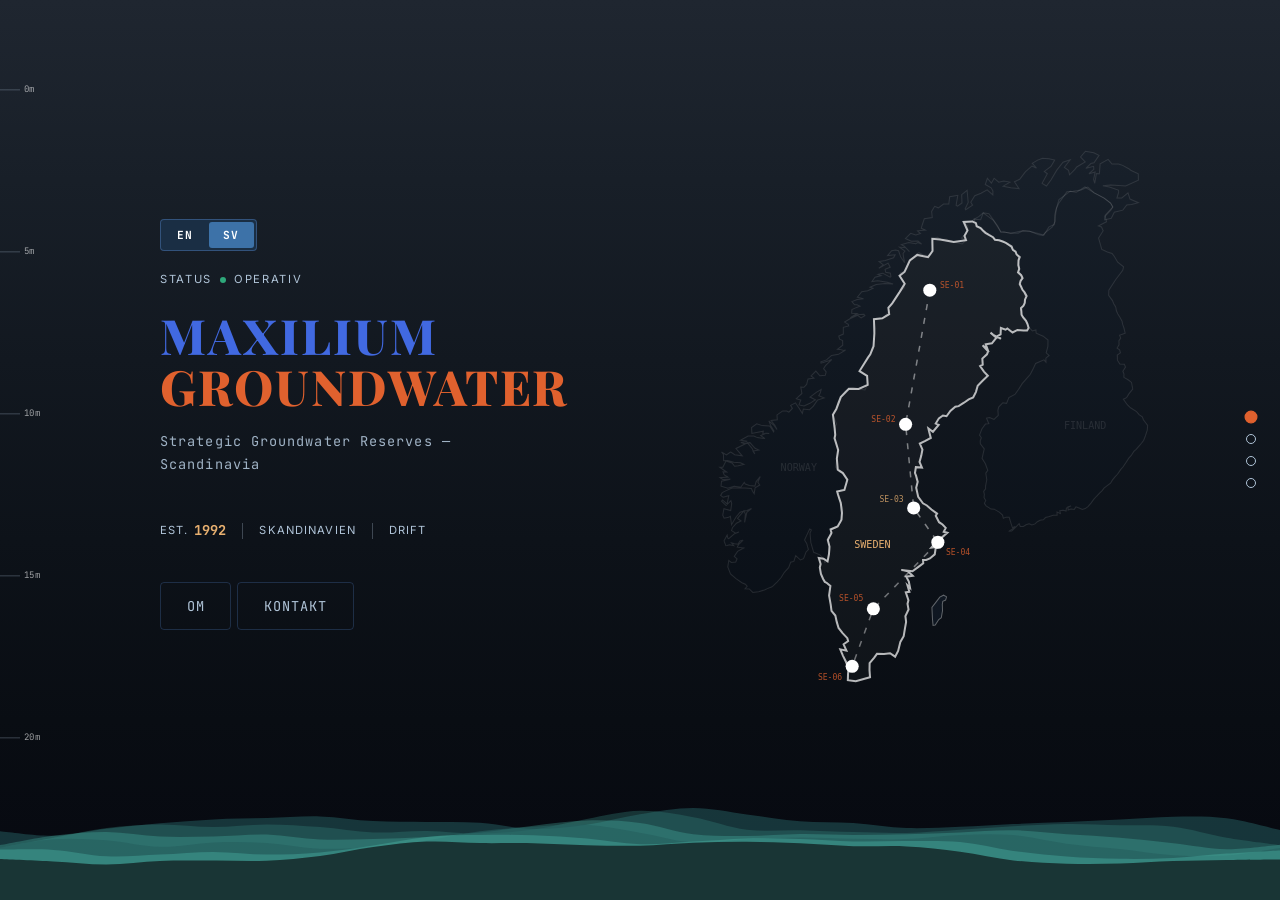
<file: index.html>
<!DOCTYPE html>
<html lang="sv">
<head>
  <meta charset="UTF-8">
  <meta name="viewport" content="width=device-width, initial-scale=1.0">
  <meta name="format-detection" content="telephone=no">
  <meta name="theme-color" content="#122224">
  <meta name="description" content="Maxilium Groundwater — Strategic groundwater reserve development for defence, government and critical infrastructure across Scandinavia.">
  <meta property="og:title" content="Maxilium Groundwater">
  <meta property="og:description" content="Strategic Groundwater Reserves — Scandinavia">
  <meta property="og:type" content="website">
  <meta property="og:url" content="https://j123-collab.github.io/grundvatten-geological/">
  <link rel="canonical" href="https://j123-collab.github.io/grundvatten-geological/">
  <title>Maxilium Groundwater — Strategic Groundwater Reserves</title>
  <link rel="preconnect" href="https://fonts.googleapis.com">
  <link rel="preconnect" href="https://fonts.gstatic.com" crossorigin>
  <link href="https://fonts.googleapis.com/css2?family=Bebas+Neue&amp;family=Barlow+Condensed:wght@400;500;600;700&amp;family=Inter:wght@300;400;500;600&amp;family=JetBrains+Mono:wght@400;500;700&amp;family=Playfair+Display:wght@400;600;700;800&amp;display=swap" rel="stylesheet">
  <style>
    /* ─── ROOT SWITCHER ─── */
    #desktop-root { display: none; }
    @media (min-width: 768px) {
      #mobile-root  { display: none !important; }
      #desktop-root { display: block; }
    }

    /* ══════════════════════════════════════════════
       MOBILE CSS
       ══════════════════════════════════════════════ */
    *, *::before, *::after { box-sizing: border-box; margin: 0; padding: 0; }

    :root {
      /* colours */
      --black:        #0d0d0d;
      --white:        #ffffff;
      --accent:       #1a6b5a;
      --accent-light: #2a9d7f;
      --mid-grey:     #6b7280;
      --rust:         #e0612e;
      --clay:         #e8b070;
      --green-glow:   #4ade80;
      --royal-blue:   #4169e1;
      /* ocean gradient stops */
      --ocean-start:  #4a88bb;
      --ocean-end:    #1f2630;
      /* typography scale */
      --text-xs:   11px;
      --text-sm:   12px;
      --text-base: 15px;
      --text-md:   16px;
      --text-lg:   18px;
      --text-xl:   22px;
      /* spacing scale */
      --space-xs:  8px;
      --space-sm:  16px;
      --space-md:  24px;
      --space-lg:  32px;
      --space-xl:  48px;
      --space-2xl: 64px;
      --space-3xl: 96px;
      /* layout */
      --section-pad: var(--space-3xl) var(--space-md);
      --max-w: 720px;
    }

    html { scroll-behavior: smooth; }

    body {
      font-family: 'Barlow Condensed', -apple-system, BlinkMacSystemFont, sans-serif;
      background: #122224;
      color: var(--black);
      -webkit-font-smoothing: antialiased;
    }

    /* ── NAV ── */
    #mobile-root nav {
      position: fixed;
      top: 0; left: 0; right: 0;
      z-index: 100;
      background: #1f2630;
      border-bottom: 1px solid rgba(255,255,255,0.1);
      padding: 0 var(--space-md);
      height: 56px;
      display: flex;
      align-items: center;
      justify-content: space-between;
    }

    .nav-logo {
      font-family: 'Bebas Neue', sans-serif;
      font-size: 22px;
      font-weight: 400;
      letter-spacing: 2px;
      color: var(--royal-blue);
      text-decoration: none;
    }

    .nav-logo span { color: var(--rust); }

    .nav-links {
      display: flex;
      gap: 28px;
      list-style: none;
    }

    .nav-links a {
      font-size: var(--text-base);
      font-weight: 500;
      color: rgba(255,255,255,0.6);
      text-decoration: none;
      letter-spacing: 0.1px;
      white-space: nowrap;
    }

    .nav-links a:hover { color: var(--white); }

    /* ── MAP ANIMATION ── */
    .hero-map {
      width: min(370px, 96vw);
      margin: -6px auto 8px;
      flex-shrink: 0;
    }

    .hero-map svg { width: 100%; height: auto; display: block; }

    .pulse-ring { animation: radar-ping 1.8s ease-out infinite; stroke: white; }
    .site-dot   { fill: white; }
    @keyframes radar-ping {
      0%   { r: 4;  opacity: 0.8; }
      100% { r: 26; opacity: 0;   }
    }

    .site-dot { fill: white; animation: dot-glow 1s ease-in-out infinite alternate; }
    @keyframes dot-glow {
      0%   { opacity: 0.4; }
      100% { opacity: 1;   }
    }

    .flow-line   { stroke-dashoffset: 0; animation: flow 1.2s linear infinite; }
    .flow-line-2 { animation-delay: 0.3s; }
    @keyframes flow {
      0%   { stroke-dashoffset: 0;   }
      100% { stroke-dashoffset: -28; }
    }

    .country-outline,
    .country-label,
    .country-markers { transition: all 0.8s ease-out; }
    .country-markers { opacity: 0; }

    .map-svg.highlight-se .country-se-outline { opacity: 1; stroke: rgba(255,255,255,0.7); stroke-width: 2; fill: rgba(80,80,80,0.1); }
    .map-svg.highlight-se .country-se-label   { opacity: 1; fill: var(--clay); }
    .map-svg.highlight-se .country-se         { opacity: 1; }
    .map-svg.highlight-se .country-no-outline { opacity: 0.3; }
    .map-svg.highlight-se .country-no-label   { opacity: 0.2; }
    .map-svg.highlight-se .country-fi-outline { opacity: 0.3; }
    .map-svg.highlight-se .country-fi-label   { opacity: 0.2; }

    .map-svg.highlight-no .country-no-outline { opacity: 1; stroke: rgba(255,255,255,0.7); stroke-width: 2; fill: rgba(80,80,80,0.1); }
    .map-svg.highlight-no .country-no-label   { opacity: 1; fill: var(--clay); }
    .map-svg.highlight-no .country-no         { opacity: 1; }
    .map-svg.highlight-no .country-se-outline { opacity: 0.3; }
    .map-svg.highlight-no .country-se-label   { opacity: 0.2; }
    .map-svg.highlight-no .country-fi-outline { opacity: 0.3; }
    .map-svg.highlight-no .country-fi-label   { opacity: 0.2; }

    .map-svg.highlight-fi .country-fi-outline { opacity: 1; stroke: rgba(255,255,255,0.7); stroke-width: 2; fill: rgba(80,80,80,0.1); }
    .map-svg.highlight-fi .country-fi-label   { opacity: 1; fill: var(--clay); }
    .map-svg.highlight-fi .country-fi         { opacity: 1; }
    .map-svg.highlight-fi .country-se-outline { opacity: 0.3; }
    .map-svg.highlight-fi .country-se-label   { opacity: 0.2; }
    .map-svg.highlight-fi .country-no-outline { opacity: 0.3; }
    .map-svg.highlight-fi .country-no-label   { opacity: 0.2; }

    /* ── HERO ── */
    #home {
      min-height: 100svh;
      display: flex;
      flex-direction: column;
      justify-content: center;
      padding: 76px var(--space-md) 80px;
      background: #1f2630;
      color: var(--white);
      position: relative;
      z-index: 1;
    }

    .hero-tag {
      display: flex;
      align-items: center;
      gap: var(--space-xs);
      font-size: var(--text-xs);
      font-weight: 600;
      letter-spacing: 1.8px;
      text-transform: uppercase;
      color: rgba(255,255,255,0.85);
      margin-bottom: 0;
    }

    .status-dot {
      width: 7px;
      height: 7px;
      border-radius: 50%;
      background: var(--green-glow);
      box-shadow: 0 0 6px var(--green-glow);
      flex-shrink: 0;
    }

    .hero-info {
      display: flex;
      flex-direction: column;
      gap: 10px;
      margin-bottom: var(--space-md);
    }

    .mobile-hero-title {
      font-family: 'Bebas Neue', sans-serif;
      font-size: 3rem;
      font-weight: 400;
      line-height: 0.95;
      color: var(--white);
      letter-spacing: 2px;
      margin-bottom: 2px;
    }

    .mobile-hero-title span { color: var(--rust); }

    .hero-sub {
      font-size: var(--text-md);
      font-weight: 700;
      line-height: 1.4;
      color: rgba(255,255,255,0.92);
      letter-spacing: 0.5px;
      margin-bottom: 0;
    }

    .hero-sub-block {
      font-size: var(--text-sm);
      line-height: 1.5;
      color: rgba(255,255,255,0.75);
      letter-spacing: 0.4px;
      background: rgba(255,255,255,0.06);
      border-left: 3px solid var(--accent-light);
      padding: 8px 12px;
      border-radius: 0 6px 6px 0;
    }

    /* ── LANG TOGGLE (fixed side) ── */
    #mobile-root .lang-toggle {
      position: fixed;
      right: 0;
      top: 68%;
      transform: translateY(-50%);
      z-index: 300;
      display: flex;
      flex-direction: column;
      border: 1px solid rgba(255,255,255,0.15);
      border-right: none;
      border-radius: 10px 0 0 10px;
      overflow: hidden;
      background: rgba(15,18,30,0.82);
      backdrop-filter: blur(14px);
      -webkit-backdrop-filter: blur(14px);
      box-shadow: -4px 0 20px rgba(0,0,0,0.25);
    }

    #mobile-root .lang-btn {
      background: transparent;
      color: rgba(255,255,255,0.5);
      border: none;
      font-family: inherit;
      font-size: var(--text-sm);
      font-weight: 700;
      letter-spacing: 1.2px;
      padding: 12px 14px;
      cursor: pointer;
      transition: all 0.2s;
    }

    #mobile-root .lang-btn + .lang-btn {
      border-top: 1px solid rgba(255,255,255,0.15);
    }

    #mobile-root .lang-btn.active {
      background: var(--royal-blue);
      color: var(--white);
    }

    #mobile-root .lang-btn:not(.active):hover {
      background: rgba(255,255,255,0.08);
      color: var(--white);
    }

    /* ── OCEAN DEPTH GRADIENT ── */
    .ocean-depth {
      position: relative;
      background: #122224;
      margin-top: -90px;
    }

    /* ── BUBBLES ── */
    #mobile-root .bubbles {
      position: absolute;
      top: 0; left: 0; right: 0; bottom: 0;
      pointer-events: none;
      overflow: hidden;
    }

    #mobile-root .bubbles span {
      position: absolute;
      bottom: 0;
      border-radius: 50%;
      background: rgba(255,255,255,0.06);
      border: 1px solid rgba(255,255,255,0.18);
      animation: floatBubble linear infinite;
    }

    #mobile-root .bubbles span:nth-child(1)  { left: 8%;  width: 10px; height: 10px; animation-duration: 18s; animation-delay: 0s;   }
    #mobile-root .bubbles span:nth-child(2)  { left: 18%; width: 6px;  height: 6px;  animation-duration: 24s; animation-delay: -6s;  }
    #mobile-root .bubbles span:nth-child(3)  { left: 30%; width: 14px; height: 14px; animation-duration: 20s; animation-delay: -14s; }
    #mobile-root .bubbles span:nth-child(4)  { left: 42%; width: 8px;  height: 8px;  animation-duration: 28s; animation-delay: -4s;  }
    #mobile-root .bubbles span:nth-child(5)  { left: 55%; width: 16px; height: 16px; animation-duration: 22s; animation-delay: -10s; }
    #mobile-root .bubbles span:nth-child(6)  { left: 65%; width: 7px;  height: 7px;  animation-duration: 26s; animation-delay: -20s; }
    #mobile-root .bubbles span:nth-child(7)  { left: 74%; width: 12px; height: 12px; animation-duration: 19s; animation-delay: -8s;  }
    #mobile-root .bubbles span:nth-child(8)  { left: 85%; width: 9px;  height: 9px;  animation-duration: 30s; animation-delay: -16s; }
    #mobile-root .bubbles span:nth-child(9)  { left: 22%; width: 18px; height: 18px; animation-duration: 34s; animation-delay: -24s; }
    #mobile-root .bubbles span:nth-child(10) { left: 48%; width: 6px;  height: 6px;  animation-duration: 16s; animation-delay: -2s;  }
    #mobile-root .bubbles span:nth-child(11) { left: 60%; width: 11px; height: 11px; animation-duration: 25s; animation-delay: -18s; }
    #mobile-root .bubbles span:nth-child(12) { left: 90%; width: 8px;  height: 8px;  animation-duration: 21s; animation-delay: -12s; }

    @keyframes floatBubble {
      0%   { transform: translateY(0)        scale(1);    opacity: 0;   }
      8%   { opacity: 0.75; }
      85%  { opacity: 0.35; }
      100% { transform: translateY(-250vh)   scale(1.15); opacity: 0;   }
    }

    /* ── ABOUT ── */
    #about {
      padding: var(--section-pad);
      padding-top: 116px;
      padding-bottom: var(--space-md);
      background: transparent;
    }

    #about .section-label { color: rgba(255,255,255,0.6); }
    #about .section-title { color: var(--white); }
    #about .section-body  { color: rgba(255,255,255,0.8); }

    .section-label {
      font-size: var(--text-xs);
      font-weight: 600;
      letter-spacing: 2px;
      text-transform: uppercase;
      color: var(--accent);
      margin-bottom: var(--space-sm);
    }

    .section-title {
      font-family: 'Bebas Neue', sans-serif;
      font-size: clamp(34px, 7vw, 52px);
      font-weight: 400;
      letter-spacing: 2.5px;
      line-height: 1.05;
      margin-bottom: 20px;
    }

    .section-body {
      font-size: 16px;
      line-height: 1.7;
      color: var(--mid-grey);
      max-width: var(--max-w);
      margin-bottom: var(--space-xl);
    }

    .about-para { margin-bottom: var(--space-md); }
    .about-lead {
      font-style: italic;
      color: rgba(255,255,255,0.92);
      margin-bottom: var(--space-md);
      letter-spacing: 0.01em;
    }
    .red-word { color: #e03030; font-weight: 600; }

    /* ── TRUST STRIP ── */
    .trust-strip {
      display: flex;
      flex-wrap: wrap;
      justify-content: center;
      gap: var(--space-xs);
      margin-bottom: var(--space-sm);
    }

    .trust-item {
      display: flex;
      align-items: center;
      gap: 7px;
      font-size: var(--text-xs);
      font-weight: 600;
      letter-spacing: 0.8px;
      text-transform: uppercase;
      color: rgba(160, 210, 140, 0.9);
      background: #1f2630;
      border: 1px solid rgba(90, 140, 60, 0.55);
      border-radius: 8px;
      padding: 11px 18px;
    }

    .trust-item svg { flex-shrink: 0; opacity: 0.8; }

    /* ── SCROLL REVEAL ── */
    .reveal {
      opacity: 0;
      transform: translateY(12px);
      transition: opacity 0.55s ease, transform 0.55s ease;
    }

    .reveal.visible {
      opacity: 1;
      transform: translateY(0);
    }

    /* ── DEPTH METER ── */
    .depth-meter {
      display: none;
      position: fixed;
      left: 0;
      top: 50%;
      transform: translateY(-50%);
      z-index: 200;
      width: 52px;
      height: 220px;
      flex-direction: row;
      gap: 6px;
      align-items: stretch;
      opacity: 0;
      transition: opacity 0.4s ease;
      pointer-events: none;
    }

    @media (min-width: 760px) {
      .depth-meter { display: flex; }
    }

    .depth-meter-track {
      width: 3px;
      height: 100%;
      background: rgba(255,255,255,0.12);
      border-radius: 2px;
      position: relative;
      overflow: hidden;
      margin-left: 10px;
    }

    .depth-meter-fill {
      position: absolute;
      top: 0; left: 0; right: 0;
      height: 0%;
      background: linear-gradient(to bottom, var(--ocean-start), var(--royal-blue));
      border-radius: 2px;
      transition: height 0.15s ease-out;
    }

    .depth-labels {
      display: flex;
      flex-direction: column;
      justify-content: space-between;
      height: 100%;
    }

    .depth-label {
      font-family: 'Courier New', monospace;
      font-size: 7px;
      color: rgba(255,255,255,0.4);
      letter-spacing: 0.5px;
      white-space: nowrap;
      line-height: 1.3;
      text-transform: uppercase;
    }

    .depth-label-aq { color: rgba(65,105,225,0.75); }

    /* ── CONTACT ── */
    #contact {
      padding: var(--section-pad);
      padding-top: var(--space-lg);
      padding-bottom: var(--space-md);
      background: transparent;
    }

    #contact .section-label { color: rgba(255,255,255,0.6); }
    #contact .section-title { color: var(--white); }
    #contact .section-body  { color: rgba(255,255,255,0.8); margin-bottom: 0; }

    .contact-grid {
      display: flex;
      flex-direction: column;
      gap: var(--space-xl);
    }

    .contact-detail {
      display: flex;
      flex-direction: column;
      gap: var(--space-sm);
      margin-top: var(--space-lg);
    }

    .contact-item {
      display: flex;
      gap: 14px;
      align-items: center;
    }

    .contact-item-icon {
      width: 36px;
      height: 36px;
      background: rgba(255,255,255,0.15);
      border-radius: 8px;
      display: flex;
      align-items: center;
      justify-content: center;
      flex-shrink: 0;
    }

    .contact-item-icon svg { width: 16px; height: 16px; }

    .contact-item-label {
      font-size: var(--text-xs);
      font-weight: 600;
      letter-spacing: 1px;
      text-transform: uppercase;
      color: rgba(255,255,255,0.55);
      margin-bottom: 2px;
    }

    .contact-item-value {
      font-size: var(--text-md);
      font-weight: 500;
      color: var(--white);
      text-decoration: none;
    }

    /* ── FORM ── */
    #mobile-root form {
      display: flex;
      flex-direction: column;
      gap: var(--space-sm);
    }

    .field {
      display: flex;
      flex-direction: column;
      gap: 6px;
    }

    #mobile-root label {
      font-size: var(--text-sm);
      font-weight: 600;
      letter-spacing: 0.5px;
      text-transform: uppercase;
      color: rgba(255,255,255,0.6);
    }

    #mobile-root input, #mobile-root select, #mobile-root textarea {
      font-family: inherit;
      font-size: var(--text-md);
      color: var(--white);
      background: rgba(255,255,255,0.12);
      border: 1.5px solid rgba(255,255,255,0.15);
      border-radius: 8px;
      padding: 12px 14px;
      outline: none;
      width: 100%;
      transition: border-color 0.15s, background 0.15s;
      -webkit-appearance: none;
    }

    #mobile-root input::placeholder, #mobile-root textarea::placeholder { color: rgba(255,255,255,0.35); }

    #mobile-root textarea { resize: vertical; min-height: 110px; }

    #mobile-root input:focus, #mobile-root select:focus, #mobile-root textarea:focus,
    #mobile-root input:focus-visible, #mobile-root select:focus-visible, #mobile-root textarea:focus-visible {
      border-color: rgba(255,255,255,0.6);
      background: rgba(255,255,255,0.18);
      outline: 2px solid rgba(255,255,255,0.4);
      outline-offset: 2px;
    }

    .btn-submit {
      background: var(--white);
      color: var(--black);
      font-family: inherit;
      font-size: var(--text-md);
      font-weight: 600;
      padding: 15px;
      border: none;
      border-radius: 8px;
      cursor: pointer;
      transition: background 0.2s, color 0.2s;
      margin-top: var(--space-sm);
    }

    .btn-submit:hover  { background: rgba(255,255,255,0.85); }
    .btn-submit:active { background: rgba(255,255,255,0.7); transform: scale(0.98); }

    .btn-submit.sent { background: var(--accent); color: var(--white); }

    #mobile-root .form-success {
      display: none;
      margin-top: var(--space-sm);
      padding: 16px;
      background: rgba(74, 222, 128, 0.08);
      border: 1px solid rgba(74, 222, 128, 0.22);
      border-radius: 8px;
    }

    #mobile-root .form-success.visible { display: block; }

    #mobile-root .form-success h3 {
      font-size: var(--text-md);
      color: var(--green-glow);
      margin-bottom: 4px;
    }

    #mobile-root .form-success p {
      font-size: var(--text-base);
      line-height: 1.45;
      color: rgba(255,255,255,0.78);
      margin-bottom: 0;
    }

    /* ── FOOTER ── */
    #mobile-root footer {
      padding: var(--space-lg) var(--space-md);
      border-top: 1px solid rgba(255,255,255,0.12);
      display: flex;
      flex-direction: column;
      align-items: center;
      gap: var(--space-xs);
      text-align: center;
    }

    .footer-logo {
      font-family: 'Bebas Neue', sans-serif;
      font-size: 20px;
      font-weight: 400;
      letter-spacing: 2px;
      color: var(--white);
    }

    .footer-logo span { color: rgba(255,255,255,0.6); }

    #mobile-root footer p {
      font-size: var(--text-sm);
      color: rgba(255,255,255,0.4);
    }

    .footer-legal {
      margin-top: 0;
      width: 100%;
      text-align: center;
      display: flex;
      flex-direction: column;
      gap: 6px;
    }

    .footer-legal p {
      font-size: var(--text-xs);
      color: rgba(255,255,255,0.5);
      letter-spacing: 0.3px;
    }

    /* ── WAVES ── */
    .hero-wave {
      position: absolute;
      bottom: 0px; left: 0; right: 0;
      height: 110px;
      overflow: hidden;
      pointer-events: none;
      -webkit-mask-image: linear-gradient(to bottom, transparent 0%, black 25%);
      mask-image: linear-gradient(to bottom, transparent 0%, black 25%);
    }

    .hero-wave svg {
      position: absolute;
      bottom: -1px;
      width: 200%;
      height: 100%;
    }

    .wave-layer-1 { animation: waveScroll 14s linear infinite;         opacity: 0.45; }
    .wave-layer-2 { animation: waveScroll 10s linear infinite reverse; opacity: 0.35; }
    .wave-layer-3 { animation: waveScroll 8s  linear infinite;         opacity: 0.30; }
    .wave-layer-4 { animation: waveScroll 12s linear infinite reverse; opacity: 0.60; }
    .wave-layer-5 { animation: waveScroll 9s  linear infinite;         opacity: 0.35; }
    .wave-layer-6 { animation: waveScroll 7s  linear infinite reverse; opacity: 1; }

    @keyframes waveScroll {
      from { transform: translateX(0); }
      to   { transform: translateX(-50%); }
    }

    /* ── GALLERY MASONRY ── */
    .gallery-section {
      padding: var(--space-md) var(--space-md);
    }

    .gallery-grid {
      display: grid;
      grid-template-columns: 1fr 1fr;
      gap: var(--space-xs);
    }

    .gallery-item {
      border-radius: 12px;
      overflow: hidden;
      aspect-ratio: 4/3;
      transition: transform 0.2s ease;
    }

    .gallery-item:hover { transform: scale(1.02); }

    .gallery-item img {
      width: 100%;
      height: 100%;
      object-fit: cover;
      display: block;
    }

    @media (min-width: 700px) {
      .gallery-grid { grid-template-columns: 1fr 1fr 1fr; }
    }

    /* ── LIGHTBOX ── */
    .lightbox {
      display: none;
      position: fixed;
      inset: 0;
      z-index: 1000;
      background: rgba(0,0,0,0.92);
      backdrop-filter: blur(8px);
      align-items: center;
      justify-content: center;
    }

    .lightbox.open { display: flex; }

    .lightbox img {
      max-width: 92vw;
      max-height: 88vh;
      object-fit: contain;
      border-radius: 10px;
      user-select: none;
    }

    .lightbox-close {
      position: absolute;
      top: 18px; right: 20px;
      background: rgba(255,255,255,0.12);
      border: 1px solid rgba(255,255,255,0.2);
      color: white;
      width: 40px; height: 40px;
      border-radius: 50%;
      font-size: 20px;
      cursor: pointer;
      display: flex; align-items: center; justify-content: center;
      transition: background 0.2s;
    }

    .lightbox-close:hover { background: rgba(255,255,255,0.25); }

    .lightbox-prev,
    .lightbox-next {
      position: absolute;
      top: 50%; transform: translateY(-50%);
      background: rgba(255,255,255,0.12);
      border: 1px solid rgba(255,255,255,0.2);
      color: white;
      width: 44px; height: 44px;
      border-radius: 50%;
      font-size: 20px;
      cursor: pointer;
      display: flex; align-items: center; justify-content: center;
      transition: background 0.2s;
    }

    .lightbox-prev:hover,
    .lightbox-next:hover { background: rgba(255,255,255,0.25); }

    .lightbox-prev { left: 16px; }
    .lightbox-next { right: 16px; }

    /* ── TABLET+ (mobile only) ── */
    @media (min-width: 600px) {
      #mobile-root .contact-grid {
        flex-direction: row;
        align-items: flex-start;
        gap: var(--space-2xl);
      }

      #mobile-root .contact-intro { flex: 1; }
      #mobile-root form { flex: 1; }
    }

    /* ══════════════════════════════════════════════
       DESKTOP CSS (all rules scoped to #desktop-root)
       ══════════════════════════════════════════════ */

    /* ---------- Reset & Base ---------- */
    #desktop-root *, #desktop-root *::before, #desktop-root *::after { box-sizing: border-box; margin: 0; padding: 0; }

    #desktop-root * { scrollbar-width: none; -ms-overflow-style: none; }
    #desktop-root *::-webkit-scrollbar { display: none; }

    #desktop-root {
      --surface:    #1f2630;
      --mid:        #191f28;
      --abyss:      #131920;
      --rust:       #e0612e;
      --rust-hover: #b24e2c;
      --error:      #e03030;
      --success-green: #2ea87a;
      --clay:       #e8b070;
      --slate:      #3d72a8;
      --light:      #ffffff;
      --muted:      #b0c4d8;
      --font-heading: 'Playfair Display', Georgia, serif;
      --font-body:    'Inter', system-ui, sans-serif;
      --font-mono:    'JetBrains Mono', 'Courier New', monospace;
      font-size: 16px;
      font-family: var(--font-body);
      background: linear-gradient(to bottom, #1f2630 0%, #181f28 20%, #121820 40%, #0d1219 60%, #090d13 80%, #060810 100%);
      color: var(--light);
      line-height: 1.7;
      overscroll-behavior: none;
      position: fixed;
      inset: 0;
      overflow: hidden;
      height: 100vh;
      width: 100%;
    }

    /* ---------- Depth Markers ---------- */
    #desktop-root .depth-markers {
      position: fixed;
      left: 0;
      top: 0;
      width: 54px;
      height: 100vh;
      z-index: 100;
      pointer-events: none;
    }

    #desktop-root .depth-mark {
      position: absolute;
      left: 0;
      transform: translateY(-50%);
      display: flex;
      align-items: center;
      gap: 4px;
    }

    #desktop-root .depth-mark--0 { top: 10%; }
    #desktop-root .depth-mark--1 { top: 28%; }
    #desktop-root .depth-mark--2 { top: 46%; }
    #desktop-root .depth-mark--3 { top: 64%; }
    #desktop-root .depth-mark--4 { top: 82%; }

    #desktop-root .depth-mark::before {
      content: '';
      display: block;
      width: 20px;
      height: 1px;
      background: var(--muted);
      opacity: 0.3;
    }

    #desktop-root .depth-mark span {
      font-family: var(--font-mono);
      font-size: 9px;
      color: var(--light);
      letter-spacing: 0.05em;
      white-space: nowrap;
      opacity: 0.6;
    }

    #desktop-root .depth-mark span.pop {
      animation: d-depth-pop 0.25s ease-out;
    }

    @keyframes d-depth-pop {
      0%   { transform: scale(1); opacity: 0.6; }
      35%  { transform: scale(1.8); opacity: 1; color: var(--light); }
      100% { transform: scale(1); opacity: 0.6; }
    }

    /* ---------- Strata ---------- */
    #desktop-root .stratum {
      position: absolute;
      inset: 0;
      width: 100%;
      height: 100vh;
      overflow-y: auto;
      overflow-x: hidden;
      display: flex;
      flex-direction: column;
      justify-content: center;
      opacity: 0;
      pointer-events: none;
      transition: opacity 0.5s ease-out;
    }

    #desktop-root .stratum.active {
      opacity: 1;
      pointer-events: auto;
    }

    #desktop-root .stratum__content {
      position: relative;
      z-index: 1;
      max-width: clamp(900px, 85vw, 1280px);
      margin: 0 auto;
      padding: clamp(40px, 6vw, 80px) clamp(16px, 2.5vw, 32px) clamp(80px, 10vw, 140px) clamp(44px, 5vw, 72px);
      opacity: 0;
      transform: translateY(30px);
      transition: opacity 0.5s ease-out 0.15s, transform 0.5s ease-out 0.15s;
    }

    #desktop-root .stratum.active .stratum__content {
      opacity: 1;
      transform: translateY(0);
    }

    /* ---------- Fixed Wave Overlay ---------- */
    #desktop-root .wave-overlay {
      position: fixed;
      bottom: 0;
      bottom: calc(100dvh - 100lvh);
      left: 0;
      right: 0;
      width: 100%;
      z-index: 50;
      height: 110px;
      pointer-events: none;
      overflow: hidden;
      -webkit-transform: translateZ(0);
      transform: translateZ(0);
    }

    /* ---------- Bubbles (desktop) ---------- */
    #desktop-root .bubbles {
      position: fixed;
      inset: 0;
      z-index: 10;
      pointer-events: none;
      overflow: hidden;
    }

    #desktop-root .bubble {
      position: absolute;
      bottom: -20px;
      border-radius: 50%;
      background: rgba(255, 255, 255, 0.3);
      border: 1px solid rgba(255, 255, 255, 0.4);
      animation: d-bubble-rise linear infinite;
      opacity: 0;
    }

    @keyframes d-bubble-rise {
      0%   { transform: translateX(0) scale(0.8); opacity: 0; bottom: -20px; }
      10%  { opacity: 0.5; }
      50%  { opacity: 0.3; }
      90%  { opacity: 0.15; }
      100% { transform: translateX(40px) scale(1.2); opacity: 0; bottom: 110%; }
    }

    #desktop-root .wave-overlay svg {
      display: block;
      width: 100%;
      height: 100%;
      overflow: hidden;
    }

    /* ---------- Navigation Dots ---------- */
    #desktop-root .nav-dots {
      position: fixed;
      right: 24px;
      top: 50%;
      transform: translateY(-50%);
      z-index: 60;
      display: flex;
      flex-direction: column;
      gap: 12px;
    }

    #desktop-root .nav-dot {
      width: 10px;
      height: 10px;
      border-radius: 50%;
      border: 1px solid var(--muted);
      background: transparent;
      cursor: pointer;
      padding: 0;
      transition: all 0.3s;
    }

    #desktop-root .nav-dot.active {
      background: var(--rust);
      border-color: var(--rust);
      transform: scale(1.3);
    }

    #desktop-root .nav-dot:hover { border-color: var(--light); }

    #desktop-root .stratum--surface { background: transparent; }
    #desktop-root .stratum--1       { background: transparent; }
    #desktop-root .stratum--2       { background: transparent; }

    /* ---------- Typography ---------- */
    #desktop-root h1, #desktop-root h2, #desktop-root h3, #desktop-root h4 {
      font-family: var(--font-heading);
      font-weight: 700;
      line-height: 1.2;
    }

    #desktop-root p { margin-bottom: 1rem; color: var(--light); opacity: 0.9; }
    #desktop-root p:last-child { margin-bottom: 0; }
    #desktop-root strong { color: var(--clay); font-weight: 600; }

    /* ---------- Section Headings ---------- */
    #desktop-root .section-heading {
      display: flex;
      align-items: center;
      gap: 16px;
      margin-bottom: clamp(24px, 3vw, 48px);
      flex-wrap: wrap;
    }

    #desktop-root .section-heading__accent {
      display: block;
      width: 4px;
      height: 36px;
      background: var(--rust);
      border-radius: 2px;
      flex-shrink: 0;
    }

    #desktop-root .section-heading__title {
      font-size: clamp(1.4rem, 3vw, 2rem);
      color: var(--light);
      letter-spacing: 0.02em;
    }

    #desktop-root .section-heading__depth {
      margin-left: auto;
      font-family: var(--font-mono);
      font-size: 0.65rem;
      color: var(--muted);
      letter-spacing: 0.12em;
      opacity: 0.6;
    }

    #desktop-root .subsection-heading {
      font-family: var(--font-mono);
      font-size: 0.8rem;
      font-weight: 700;
      color: var(--clay);
      letter-spacing: 0.08em;
      text-transform: uppercase;
      margin-bottom: 12px;
    }

    #desktop-root .badge {
      display: inline-block;
      font-family: var(--font-mono);
      font-size: 0.55rem;
      font-weight: 700;
      letter-spacing: 0.15em;
      padding: 3px 10px;
      border-radius: 3px;
      vertical-align: middle;
      margin-left: 10px;
    }

    /* ---------- HERO ---------- */
    #desktop-root .hero-content {
      display: flex;
      flex-direction: column;
      align-items: center;
      gap: 20px;
    }

    #desktop-root .hero-lang {
      align-self: flex-start;
    }

    #desktop-root .lang-toggle {
      display: flex;
      gap: 2px;
      background: #1a2e44;
      border-radius: 4px;
      padding: 2px;
      border: 1px solid rgba(74, 118, 178, 0.5);
    }

    #desktop-root .lang-btn {
      font-family: var(--font-mono);
      font-size: 0.7rem;
      font-weight: 700;
      letter-spacing: 0.1em;
      padding: 6px 14px;
      border: none;
      border-radius: 3px;
      background: transparent;
      color: var(--light);
      cursor: pointer;
      transition: all 0.2s;
    }

    #desktop-root .lang-btn:hover { color: var(--light); opacity: 0.8; }
    #desktop-root .lang-btn.active { background: var(--slate); color: #fff; }

    #desktop-root .hero-est {
      display: flex;
      align-items: center;
      gap: 8px;
      font-family: var(--font-body);
      font-size: 0.7rem;
      letter-spacing: 0.15em;
      color: var(--muted);
      text-transform: uppercase;
    }

    #desktop-root .hero-est__dot {
      width: 6px;
      height: 6px;
      border-radius: 50%;
      background: var(--success-green);
      animation: d-pulse-dot 2s ease-in-out infinite;
    }

    @keyframes d-pulse-dot {
      0%, 100% { opacity: 1; }
      50% { opacity: 0.4; }
    }

    #desktop-root .hero-title {
      font-size: clamp(1.6rem, 3.8vw, 4.5rem);
      font-weight: 800;
      color: var(--royal-blue);
      letter-spacing: 0.04em;
      line-height: 1.05;
    }

    #desktop-root .hero-title--accent { color: var(--rust); display: block; }

    #desktop-root .hero-tagline {
      font-family: var(--font-mono);
      font-size: 0.85rem;
      color: var(--muted);
      letter-spacing: 0.08em;
    }

    #desktop-root .hero-meta {
      display: flex;
      align-items: center;
      gap: 16px;
      margin-top: 8px;
      flex-wrap: wrap;
    }

    #desktop-root .hero-meta__item { display: flex; align-items: center; gap: 6px; }

    #desktop-root .hero-meta__label {
      font-family: var(--font-body);
      font-size: 0.7rem;
      color: var(--muted);
      letter-spacing: 0.1em;
      text-transform: uppercase;
    }

    #desktop-root .hero-meta__value {
      font-family: var(--font-mono);
      font-size: 0.85rem;
      color: var(--clay);
      font-weight: 700;
    }

    #desktop-root .hero-meta__divider {
      width: 1px;
      height: 16px;
      background: var(--muted);
      opacity: 0.3;
    }

    #desktop-root .hero-nav {
      display: flex;
      flex-wrap: wrap;
      gap: 6px;
      margin-top: 20px;
    }

    #desktop-root .hero-nav__link {
      font-family: var(--font-mono);
      font-size: 0.85rem;
      letter-spacing: 0.08em;
      text-transform: uppercase;
      color: var(--muted);
      background: transparent;
      padding: clamp(10px, 1.2vw, 14px) clamp(16px, 2vw, 28px);
      border: 1px solid rgba(74, 118, 178, 0.3);
      border-radius: 4px;
      cursor: pointer;
      transition: all 0.2s;
    }

    #desktop-root .hero-nav__link:hover {
      color: var(--light);
      border-color: var(--slate);
      background: rgba(74, 118, 178, 0.1);
    }

    /* ---------- Hero Two-Column Layout ---------- */
    #desktop-root .hero-columns {
      display: flex;
      flex-direction: row-reverse;
      align-items: center;
      justify-content: center;
      gap: clamp(60px, 18vw, 380px);
      width: 100%;
    }

    #desktop-root .hero-map {
      flex: 1 1 45%;
      max-width: 640px;
      min-width: 0;
    }

    #desktop-root .hero-map-svg { width: 100%; height: auto; }

    #desktop-root .hero-text {
      flex: 1 1 320px;
      min-width: 0;
      display: flex;
      flex-direction: column;
      gap: clamp(12px, 1.5vw, 20px);
    }

    /* ---------- Map Animations (desktop) ---------- */
    #desktop-root .pulse-ring { animation: d-radar-ping 1.8s ease-out infinite; stroke: white; }

    @keyframes d-radar-ping {
      0%   { r: 4; opacity: 0.8; }
      100% { r: 26; opacity: 0; }
    }

    #desktop-root .site-dot { fill: white; animation: d-dot-glow 1s ease-in-out infinite alternate; }

    @keyframes d-dot-glow {
      0%   { opacity: 0.4; }
      100% { opacity: 1; }
    }

    #desktop-root .flow-line { stroke-dashoffset: 0; animation: d-flow 1.2s linear infinite; }
    #desktop-root .flow-line-2 { animation-delay: 0.3s; }

    @keyframes d-flow {
      0%   { stroke-dashoffset: 0; }
      100% { stroke-dashoffset: -28; }
    }

    /* ---------- Country Cycling (desktop) ---------- */
    #desktop-root .country-outline, #desktop-root .country-label, #desktop-root .country-markers { transition: all 0.8s ease-out; }
    #desktop-root .country-markers { opacity: 0; }

    #desktop-root .hero-map-svg.highlight-se .country-se-outline { opacity: 1; stroke: rgba(255,255,255,0.7); stroke-width: 2; fill: rgba(80,80,80,0.1); }
    #desktop-root .hero-map-svg.highlight-se .country-se-label { opacity: 1; fill: var(--clay); }
    #desktop-root .hero-map-svg.highlight-se .country-se { opacity: 1; }
    #desktop-root .hero-map-svg.highlight-se .country-no-outline { opacity: 0.3; }
    #desktop-root .hero-map-svg.highlight-se .country-no-label { opacity: 0.2; }
    #desktop-root .hero-map-svg.highlight-se .country-fi-outline { opacity: 0.3; }
    #desktop-root .hero-map-svg.highlight-se .country-fi-label { opacity: 0.2; }

    #desktop-root .hero-map-svg.highlight-no .country-no-outline { opacity: 1; stroke: rgba(255,255,255,0.7); stroke-width: 2; fill: rgba(80,80,80,0.1); }
    #desktop-root .hero-map-svg.highlight-no .country-no-label { opacity: 1; fill: var(--clay); }
    #desktop-root .hero-map-svg.highlight-no .country-no { opacity: 1; }
    #desktop-root .hero-map-svg.highlight-no .country-se-outline { opacity: 0.3; }
    #desktop-root .hero-map-svg.highlight-no .country-se-label { opacity: 0.2; }
    #desktop-root .hero-map-svg.highlight-no .country-fi-outline { opacity: 0.3; }
    #desktop-root .hero-map-svg.highlight-no .country-fi-label { opacity: 0.2; }

    #desktop-root .hero-map-svg.highlight-fi .country-fi-outline { opacity: 1; stroke: rgba(255,255,255,0.7); stroke-width: 2; fill: rgba(80,80,80,0.1); }
    #desktop-root .hero-map-svg.highlight-fi .country-fi-label { opacity: 1; fill: var(--clay); }
    #desktop-root .hero-map-svg.highlight-fi .country-fi { opacity: 1; }
    #desktop-root .hero-map-svg.highlight-fi .country-se-outline { opacity: 0.3; }
    #desktop-root .hero-map-svg.highlight-fi .country-se-label { opacity: 0.2; }
    #desktop-root .hero-map-svg.highlight-fi .country-no-outline { opacity: 0.3; }
    #desktop-root .hero-map-svg.highlight-fi .country-no-label { opacity: 0.2; }

    /* ---------- About ---------- */
    #desktop-root .about-grid {
      display: grid;
      grid-template-columns: 1fr clamp(200px, 18vw, 240px);
      gap: clamp(24px, 3vw, 48px);
      margin-bottom: 36px;
    }

    #desktop-root .about-text p { font-size: 0.9rem; }
    #desktop-root .about-lead {
      font-style: italic;
      opacity: 0.95;
      margin-bottom: clamp(14px, 1.4vw, 22px);
    }

    #desktop-root .about-sidebar { display: flex; flex-direction: column; gap: clamp(12px, 1.5vw, 20px); }

    #desktop-root .fact-card {
      background: rgba(10, 24, 46, 0.5);
      border: 1px solid rgba(74, 118, 178, 0.12);
      border-radius: 6px;
      padding: clamp(12px, 1.5vw, 20px);
    }

    #desktop-root .fact-card__value {
      display: block;
      font-family: var(--font-mono);
      font-size: clamp(1.4rem, 1.8vw, 2rem);
      font-weight: 700;
      color: var(--clay);
      line-height: 1;
      margin-bottom: 6px;
    }

    #desktop-root .fact-card__label {
      font-family: var(--font-mono);
      font-size: clamp(0.6rem, 0.7vw, 0.72rem);
      color: var(--muted);
      letter-spacing: 0.05em;
      line-height: 1.4;
    }

    #desktop-root .geo-context {
      border-top: 1px solid rgba(74, 118, 178, 0.15);
      padding-top: 30px;
    }

    /* ---------- Contact Form ---------- */
    #desktop-root .form-input {
      font-family: var(--font-body);
      font-size: 0.9rem;
      color: var(--light);
      background: rgba(10, 24, 46, 0.6);
      border: 1px solid rgba(74, 118, 178, 0.2);
      border-radius: 4px;
      padding: 10px 14px;
      outline: none;
      transition: border-color 0.2s;
    }

    #desktop-root .form-input::placeholder { color: var(--muted); opacity: 0.65; }
    #desktop-root .form-input:focus,
    #desktop-root .form-input:focus-visible { border-color: var(--slate); outline: 2px solid rgba(61,114,168,0.35); outline-offset: 2px; }
    #desktop-root .form-input.error { border-color: var(--error); }

    #desktop-root .form-textarea { resize: vertical; min-height: 100px; }

    #desktop-root .form-error {
      font-family: var(--font-body);
      font-size: 0.65rem;
      color: var(--error);
      display: none;
    }

    #desktop-root .form-error.visible { display: block; }

    #desktop-root .form-success {
      display: none;
      margin-top: 24px;
      padding: 20px;
      background: rgba(46, 204, 113, 0.08);
      border: 1px solid rgba(46, 204, 113, 0.2);
      border-radius: 6px;
    }

    #desktop-root .form-success.visible { display: block; }

    #desktop-root .form-success h3 {
      font-family: var(--font-mono);
      font-size: 0.9rem;
      color: var(--success-green);
      margin-bottom: 6px;
    }

    #desktop-root .form-success p { font-size: 0.85rem; color: var(--light); opacity: 0.8; }

    /* ---------- Desktop Contact Two-Column ---------- */
    #desktop-root .d-contact-grid {
      display: flex;
      gap: clamp(40px, 6vw, 100px);
      align-items: flex-start;
    }
    #desktop-root .d-contact-left {
      flex: 1 1 0;
      min-width: 0;
      display: flex;
      flex-direction: column;
      gap: 20px;
    }
    #desktop-root .d-contact-right {
      flex: 0 0 clamp(200px, 20vw, 300px);
      padding-top: clamp(40px, 5vw, 80px);
    }
    #desktop-root .d-contact-body {
      color: var(--muted);
      font-size: clamp(0.85rem, 1vw, 0.95rem);
      line-height: 1.65;
    }
    #desktop-root .d-contact-form {
      display: flex;
      flex-direction: column;
      gap: clamp(12px, 1.5vw, 18px);
    }
    #desktop-root .d-contact-form label {
      font-family: var(--font-body);
      font-size: 0.7rem;
      font-weight: 500;
      color: var(--muted);
      letter-spacing: 0.08em;
      text-transform: uppercase;
    }
    #desktop-root .d-contact-form .btn-submit {
      background: var(--rust);
      color: #fff;
      font-family: var(--font-mono);
      font-size: 0.8rem;
      font-weight: 700;
      letter-spacing: 0.1em;
      text-transform: uppercase;
      padding: 14px 32px;
      border: none;
      border-radius: 4px;
      cursor: pointer;
      transition: background 0.2s;
      align-self: flex-start;
    }
    #desktop-root .d-contact-form .btn-submit:hover  { background: var(--rust-hover); }
    #desktop-root .d-contact-form .btn-submit:active { background: var(--rust-hover); transform: scale(0.98); }
    #desktop-root .d-contact-right .trust-strip { flex-wrap: wrap; margin-bottom: 20px; }
    #desktop-root .d-company-card {
      margin-top: 28px;
      padding: 18px 20px;
      background: rgba(255,255,255,0.05);
      border: 1px solid rgba(255,255,255,0.1);
      border-radius: 8px;
      display: flex;
      flex-direction: column;
      gap: 6px;
    }
    #desktop-root .d-company-line { font-size: 0.75rem; line-height: 1.5; }
    #desktop-root .d-company-copy { color: rgba(255,255,255,0.7); font-weight: 500; }
    #desktop-root .d-company-tag  { color: rgba(255,255,255,0.45); font-style: italic; }
    #desktop-root .d-company-legal { color: rgba(255,255,255,0.55); font-family: var(--font-mono); font-size: 0.68rem; }

    /* ---------- Footer ---------- */
    #desktop-root .site-footer {
      border-top: 1px solid rgba(74, 118, 178, 0.1);
      padding: 24px 0 0;
      margin-top: 40px;
    }

    #desktop-root .site-footer__content {
      display: flex;
      justify-content: space-between;
      align-items: center;
    }

    #desktop-root .site-footer__brand {
      font-family: var(--font-mono);
      font-size: 0.7rem;
      color: var(--muted);
      letter-spacing: 0.15em;
    }

    #desktop-root .site-footer__copy {
      font-family: var(--font-mono);
      font-size: 0.65rem;
      color: var(--muted);
      opacity: 0.6;
    }

    /* ---------- Desktop Responsive ---------- */
    @media (max-width: 900px) {
      #desktop-root .depth-markers { display: none; }

      #desktop-root .stratum__content {
        padding: 60px 20px 180px;
      }

      #desktop-root .hero-columns {
        flex-direction: column;
        gap: 24px;
      }

      #desktop-root .hero-map {
        flex: none;
        max-width: 380px;
        width: 100%;
      }

      #desktop-root .about-grid { grid-template-columns: 1fr; }

      #desktop-root .about-sidebar {
        flex-direction: row;
        flex-wrap: wrap;
      }

      #desktop-root .about-sidebar .fact-card { flex: 1; min-width: 120px; }

      #desktop-root .d-contact-grid { flex-direction: column; }
      #desktop-root .d-contact-right { flex: 1 1 auto; padding-top: 0; }

      #desktop-root .site-footer { padding-left: 0; }
    }

    @media (max-width: 768px) {
      #desktop-root .stratum--surface {
        min-height: 100svh;
      }

      #desktop-root .stratum--surface > #desktop-root .stratum__content {
        flex: 1;
        min-height: 0;
      }

      #desktop-root .hero-content {
        padding-top: max(64px, calc(env(safe-area-inset-top, 0px) + 12px));
        padding-bottom: 40px;
        gap: 12px;
      }

      #desktop-root .stratum__content {
        padding: 40px 20px;
        max-width: 100%;
      }

      #desktop-root .stratum--2 .stratum__content {
        padding-bottom: max(80px, calc(env(safe-area-inset-bottom, 34px) + 48px));
      }

      #desktop-root .hero-columns {
        flex: 1;
        min-height: 0;
      }

      #desktop-root .hero-map {
        flex: 1;
        max-width: 100%;
        max-height: none;
        overflow: hidden;
        min-height: 0;
      }

      #desktop-root .hero-map-svg {
        width: 100%;
        height: 100%;
      }

      #desktop-root .hero-text {
        flex: none;
        gap: 10px;
      }

      #desktop-root .hero-nav { margin-top: 6px; }

      #desktop-root .nav-dots { display: none; }

      #desktop-root .hero-lang {
        position: fixed;
        top: calc(env(safe-area-inset-top, 0px) + 12px);
        left: 12px;
        z-index: 55;
        align-self: auto;
      }

      #desktop-root .lang-toggle {
        background: #1a2e44;
        box-shadow: 0 2px 8px rgba(0, 0, 0, 0.4);
        border-radius: 6px;
      }

      #desktop-root .wave-overlay { display: none; }

      #desktop-root .form-input,
      #desktop-root .form-textarea { font-size: 16px; }

      #desktop-root .about-text p { font-size: 0.85rem; line-height: 1.75; margin-bottom: 1.2rem; }
      #desktop-root .geo-context p { font-size: 0.85rem; line-height: 1.75; }

      #desktop-root .fact-card__value { font-size: 1.4rem; }
      #desktop-root .fact-card__label { font-size: 0.6rem; }
      #desktop-root .fact-card { padding: 12px; }

      #desktop-root .section-heading { margin-bottom: 24px; }
      #desktop-root .geo-context { padding-top: 20px; }
      #desktop-root .site-footer { padding-left: 0; }
    }

    @media (max-width: 600px) {
      #desktop-root .hero-title { font-size: 2rem; }

      #desktop-root .section-heading {
        flex-direction: column;
        align-items: flex-start;
        gap: 8px;
      }

      #desktop-root .section-heading__depth { margin-left: 0; }

      #desktop-root .hero-nav { gap: 4px; }
      #desktop-root .hero-nav__link { font-size: 0.75rem; padding: 12px 18px; }
    }

    /* ── Reduced Motion ── */
    @media (prefers-reduced-motion: reduce) {
      .wave-layer-1, .wave-layer-2, .wave-layer-3,
      .wave-layer-4, .wave-layer-5, .wave-layer-6 { animation: none; }
      .pulse-ring, #desktop-root .pulse-ring { animation: none; }
      .site-dot,   #desktop-root .site-dot   { animation: none; opacity: 0.9; }
      .flow-line,  #desktop-root .flow-line   { animation: none; }
      #mobile-root .bubbles span { animation: none; opacity: 0; }
      #desktop-root .bubble { animation: none; display: none; }
      .reveal { transition: none; }
      .stratum, .stratum__content { transition-duration: 0.15s !important; }
      .gallery-item { transition: none; }
      .btn-submit { transition: none; }
    }

  </style>
</head>
<body>

<div id="mobile-root">

  <nav aria-label="Mobile section navigation">
    <a class="nav-logo" href="#home">Maxilium <span>Groundwater</span></a>
    <ul class="nav-links">
      <li><a href="#home" data-i18n="nav.home">Home</a></li>
      <li><a href="#about" data-i18n="nav.about">About</a></li>
      <li><a href="#contact" data-i18n="nav.contact">Contact</a></li>
    </ul>
  </nav>

  <!-- HOME -->
  <section id="home">

    <div class="hero-map">
      <svg viewBox="20 20 440 560" class="map-svg" fill="none" xmlns="http://www.w3.org/2000/svg">
        <path class="country-outline country-no-outline" d="M282 98.8 L277.8 99 L273.6 99.3 L277.5 103 L277.7 106.5 L275.8 111.4 L271.4 115.3 L275.9 117.4 L272.2 121.2 L263.7 119.2 L256.6 116.5 L251.2 116.8 L247.7 114.6 L243 115.4 L242.2 119.1 L243 126.7 L239.7 132.8 L233.7 132.1 L229.1 129.8 L220.9 136.3 L217.7 145.1 L215.7 148.1 L211.2 149.7 L210 152.6 L215 160 L214.6 164.9 L210 168.9 L202.7 180 L198.8 183.6 L199.6 188.2 L192.9 194.9 L188.8 195.4 L184.6 195.8 L186.3 205.2 L185.1 209.4 L184.2 217.8 L184.3 221.2 L182.4 224.8 L181.4 229.2 L178.8 233.6 L174.5 240.4 L170.3 247.2 L175 250.3 L177.8 252 L178.6 259.8 L175.7 266 L169.4 265 L163.7 263.6 L159.7 264.7 L156.1 267 L151.7 273 L148.7 278.1 L147.5 283.4 L143.9 290.4 L145 293.2 L147.6 300 L145.7 302.6 L146.5 308.9 L145.6 312.2 L148.5 321.9 L149.1 325.5 L147.8 334 L146.6 342.5 L148.7 345 L150.7 347.3 L153.8 348.4 L158 354.3 L157.7 358.2 L155.9 361.6 L155.4 364.6 L152.2 365 L148.5 366.2 L149 369.9 L149.6 373.6 L151.7 378.1 L153.5 382.8 L153.7 386 L152.1 389.1 L152.3 393.4 L151.7 397.3 L148.6 401.4 L146.3 403.4 L143.1 403.3 L142.1 406.5 L142.4 409.5 L139.1 412.6 L140.5 421.3 L141 424.3 L140 428.7 L139.3 432.6 L138.6 436 L135.7 437.1 L135 433.6 L130.9 429.5 L124.8 427 L122 417.4 L121.2 407.8 L122.5 404.8 L120.9 403.9 L118 409.9 L115.8 414.7 L117.9 418.2 L119.6 424.4 L117.3 426.6 L114.8 433.2 L111.7 434.6 L107 430.3 L105.2 436 L102 436.8 L100 442.2 L95.8 446.8 L92.4 452.2 L88.2 456.9 L83.6 461.2 L78.9 463 L76.1 464.3 L70.3 466.1 L64.4 466.8 L60.9 463.3 L56.7 463.1 L58.8 460.6 L57 458.6 L53.6 457.1 L47.7 453.1 L42.3 448.4 L39.6 441.5 L40.6 435.1 L43.2 437.1 L47.5 436.5 L48.8 433.4 L46 431.1 L49.3 426.1 L55.4 422.7 L49 421.9 L50.5 419.1 L54.8 415 L51.8 415.8 L49.6 418.9 L46.2 418.4 L43.3 417.6 L45.6 420.5 L41.4 419.5 L39.1 420.3 L37.7 420.4 L35.9 415.6 L39 409.7 L39.7 413 L40.6 413.4 L46.3 408.5 L50.6 406.8 L47.4 408 L43.3 405.4 L44.4 402.3 L48.2 398.1 L52.7 395.9 L49.2 393.4 L51.3 390.8 L55.7 386 L57.1 389 L56.3 397.3 L58.5 387.3 L63.1 383.6 L58.8 385.4 L53.1 386.8 L51.6 387.5 L47.7 392.2 L43.3 399.7 L42.2 391.2 L40.5 392.3 L36 393.1 L34.6 390.2 L35.8 383.7 L42.5 385.6 L43.5 378.7 L42.7 375.8 L38 380.7 L33.4 376.3 L34.4 375 L38.9 379 L40.6 370.8 L35 372.4 L32.5 370.5 L34.1 367.8 L38 365.8 L44.4 362.9 L51.1 363.2 L56.7 363.2 L63 363.6 L64.2 366.4 L65.8 368.7 L66.7 363 L71.3 360.2 L69.4 357.5 L71.8 351.9 L67.8 356.8 L66.5 361.3 L61 360.6 L56.9 359.2 L56 357.7 L52.5 362.5 L46 361.4 L39.6 363.5 L32.9 361.4 L33.4 356.5 L42.1 354.6 L34.6 354.8 L31.8 353 L39.7 352.3 L36.1 350.2 L34.8 347.1 L38.4 347.3 L31.6 342.5 L34.7 342.5 L37.8 336.5 L43.9 338.4 L46.4 341.6 L50 341 L55.6 339.8 L52.1 338.1 L45.5 337.6 L39.2 335.8 L35.5 336.2 L35.3 329.9 L33.4 327.5 L38.3 330.4 L42 327.8 L42.7 327.6 L46.5 330.2 L53.9 331.3 L47.7 324 L55.7 320 L59 318.3 L63.7 323.9 L66.4 329.5 L64.6 326.6 L70.3 325.5 L66.6 323.8 L61.6 318.2 L55.7 319 L52.6 318.1 L58.8 316.9 L52.2 315.8 L59.7 311.6 L65.5 311.6 L69 313.2 L76.5 314.2 L72.2 311.2 L77.4 308.9 L80.7 309.1 L74.3 309 L74.9 306.9 L63.5 309.1 L63.2 303.2 L68.3 299.5 L73.9 301.3 L81.2 301.6 L85.1 307.4 L85.3 306.6 L82.4 301.6 L80.3 296.6 L85.2 300.7 L88.4 305.2 L86.3 300.9 L82.6 296.2 L88.7 295.6 L88.4 290.7 L94.1 286.7 L98.1 286.8 L100.2 287.9 L103.7 284.2 L101.9 281.2 L106.7 278.7 L110.4 284.1 L113.6 289.2 L114.5 284.9 L120.7 285.5 L124.5 282 L128.5 276 L135.1 273.8 L129.8 271.7 L131.4 268.8 L132.2 265.5 L127.4 268.4 L121.2 273 L126.6 275.6 L121.1 279.2 L115.3 281.9 L110.2 280.8 L112 275.9 L107.5 274.6 L113.1 269.4 L112 263 L115.1 263.3 L117.8 260.5 L119.2 255 L125 254.3 L122.2 252 L127 247.2 L131 251.9 L136.3 251.3 L137.2 248.1 L134.6 244.8 L136.5 241.8 L142.7 235.8 L139.8 237 L132.1 239.4 L131.9 238.1 L137.5 236.1 L142.5 231.7 L149.4 230.6 L156.4 226.3 L154.7 226.8 L150.7 225.7 L148.4 225.6 L153.6 221.5 L153.5 217 L150.5 215.5 L149.7 212.4 L154.2 210.5 L154.2 203.8 L159.5 202.5 L159.1 200.9 L155.4 198.6 L161.2 195.1 L168.4 192 L171.9 194.5 L175.6 192.1 L174.6 190.9 L168.1 191.4 L161.1 194.2 L167.9 190 L162.5 189.9 L162.7 186.3 L165.8 184.8 L170.7 182.8 L167.7 181.5 L165.4 181.5 L162.7 178.3 L167.9 176.2 L174.2 175.5 L168.1 173.9 L172.5 168.5 L178.4 167.6 L183.6 165.1 L180.6 164.1 L186.8 161.3 L195.5 160.3 L203.5 160.9 L197.7 159.1 L188.4 157.7 L182.6 158.4 L185.6 154.1 L191.7 152.5 L188.5 151.3 L193.3 150.1 L200.7 154 L201.4 153.5 L200.9 150.2 L196.3 149.2 L195.6 146.3 L200.7 144.2 L198.6 140.1 L189.4 145.2 L193.9 141.9 L189.6 138.5 L195.7 137.6 L204 134.9 L205.6 131.9 L198.1 132.6 L202.2 127.8 L205.9 127.1 L209 127.9 L211.1 133.9 L215 139.7 L213.7 133 L213.5 130.6 L215.3 128.2 L209.9 124.2 L216.1 124.8 L219.8 128.7 L214.6 123.4 L211.8 121.8 L219.1 119.8 L226 120.9 L228 119.8 L231.9 121.2 L228.2 118.2 L221.6 118.4 L215.8 115.7 L221 110.6 L226.1 112.2 L230.7 110.8 L227.8 108.1 L235.5 107.4 L231.5 105.6 L232.3 102.8 L234.5 96.1 L242.4 94.9 L241.8 88.9 L244.8 83.8 L248.5 85.3 L253.6 81.6 L258.8 81.6 L259.7 74.3 L267.8 72.9 L266.1 82.7 L267.5 83.6 L271.9 80.4 L271.6 72.3 L277 67.9 L278.1 80 L275.1 86.2 L275.6 87.2 L282.4 82.6 L280.6 79.7 L284.6 73.3 L290.7 70.8 L296.9 67.5 L302.5 72.5 L302.6 68.7 L300.8 65.4 L295 62.1 L297.1 56 L301.1 60.8 L303.8 55.9 L308.4 59.9 L313.4 58.6 L319.5 59.8 L312.8 63.8 L320.3 65.4 L328.4 66.2 L323.9 59.5 L329.1 57 L334.7 49.7 L341.3 43.8 L345.8 45.8 L341.6 41.2 L346.9 38 L351.8 36.2 L358.3 36.6 L363.9 37.9 L360.2 44.3 L353.6 49.2 L356.6 51.5 L351.4 61 L355.7 63.6 L360.3 57.4 L365.9 47.9 L372.1 40.1 L379.3 37.7 L373.5 45.1 L377.6 48 L378.6 52.5 L383.9 47.2 L385.7 44.8 L394.1 39.8 L389.5 34.9 L394.4 29.1 L402.7 30.6 L407.9 33.3 L402.9 40.6 L399.8 41.4 L394.8 46.1 L402.5 44.1 L402.7 47.1 L397.9 51.4 L404 49.7 L402.5 57.2 L403.6 60.9 L405.2 51.3 L408.2 51.4 L408.9 41.7 L416.9 37.2 L420.7 41.9 L427.2 41.9 L431.3 43.2 L437.4 46.5 L439.3 48 L446.8 51.5 L446.9 57.9 L434.3 63.6 L419.5 62.7 L411.7 63.4 L418.2 64.7 L427 67.7 L427.4 69.5 L425.6 75.6 L430.4 75.5 L436.6 70.4 L438.6 76.6 L446.9 80.2 L440.2 82.1 L435.4 82.4 L431.5 87.6 L423 89.6 L420 95.6 L413.4 97.3 L413.5 94 L419.7 87.4 L421.5 84.5 L419.3 80.5 L412.9 75.7 L403 70.5 L396.7 64.7 L390.1 67.5 L382.3 68.9 L376 69.4 L371.2 76.2 L368.1 80.4 L365.5 86.1 L363.8 92.7 L364.2 98.8 L361.6 104.3 L354.3 110.1 L352.1 112.8 L348.1 112.1 L339 108.5 L332.3 108.1 L327.7 110.5 L320.3 110.4 L313.5 109.2 L310.5 109.6 L307.2 103.1 L298.6 91.2 L293 90.3 L290.5 97.1 L283.9 96.5 Z" stroke="rgba(255,255,255,0.35)" stroke-width="1" fill="rgba(61,114,168,0.05)" opacity="0.8"/>
        <text class="country-label country-no-label" x="92" y="346" fill="rgba(255,255,255,0.5)" font-size="10" font-family="monospace">NORWAY</text>
        <path class="country-outline country-fi-outline" d="M415.3 99.1 L411.4 101.1 L407.3 103.3 L410.3 104.3 L412 108 L407.4 115.3 L410.6 126.5 L416.2 129.1 L420.8 130.6 L423.1 133.6 L426.4 139.2 L432.2 143.8 L431.4 147.2 L424.3 156.7 L417.6 167 L417.4 172.1 L421.2 177.3 L422.3 180.1 L424.4 183.6 L425.1 187.4 L426.4 190.4 L428.7 194 L430.7 197.7 L431.3 200.9 L432.6 204.5 L433.8 209.6 L428.2 211.7 L429.4 214.5 L427.6 217 L427.7 221.2 L425.8 224.4 L428.3 226.1 L429.1 229.1 L426 231.3 L426.1 236.4 L428.5 240.1 L433 240.5 L434.1 243.3 L431.5 247.4 L432.6 250.3 L432.5 253.4 L437.1 256.1 L440.1 258.5 L440.7 261.8 L441.3 265 L437.3 270.1 L435.2 273.6 L432 275.1 L435.9 280.6 L439.1 283.6 L445.1 287.5 L447.6 290.4 L450.8 292.5 L451.9 295.5 L454.1 298.4 L456.1 301.1 L455.7 305.8 L453.8 311.6 L452.2 315.8 L450 318.8 L447.7 321.4 L444.7 324.9 L442.4 326.9 L439.7 331.1 L437.4 333.6 L434.3 338.3 L431.6 342.4 L429.5 344.7 L426.2 349.6 L423.7 352.2 L421.1 355.4 L419.3 358.5 L415.7 361.1 L412.8 363.4 L411 365.8 L408.4 368.3 L405.4 371.4 L402.4 374.7 L400.1 377.9 L396.9 381.6 L394.2 383.6 L391.3 384.5 L388 383.1 L385 381.9 L383.3 384.4 L380.1 384.1 L377.2 385.1 L377 381.9 L380.1 380.9 L375.5 383.1 L375.2 386.1 L372.2 385.3 L369 385.6 L369.6 388.6 L366.2 387 L366.3 390.3 L362.5 390.2 L357.8 391.8 L354.8 392.5 L352.7 394.8 L349.5 395.2 L346.7 396.6 L344.4 398.8 L341.3 399.9 L338.5 398.6 L335.5 399.6 L332.8 401.4 L329.7 401.4 L328.6 398.5 L326.5 400.7 L323.8 403.4 L321.3 405.8 L318.2 406.2 L322 403.8 L324.7 401.4 L321.9 402.5 L320.6 398.5 L318.7 392.3 L315.8 392.1 L312.9 393.2 L312.1 390 L309.2 387.3 L303.8 384.2 L300.6 384.1 L298.5 382.7 L295.8 380.9 L294.1 378.4 L295.5 375.6 L293.8 372.8 L294.1 369.5 L293.4 366.5 L295.3 364.1 L295.3 361 L296.5 355 L295.5 348.4 L297.5 345.7 L295.1 339.1 L291.8 333.8 L292.5 330.8 L294 324.4 L290.1 319.4 L290 316.3 L291.1 313.3 L289.3 310.7 L291.6 304.7 L295.1 299.8 L298.5 299.4 L296.2 293.8 L299.4 293.3 L303.7 295.2 L307.9 291.1 L307.5 286.2 L308.3 282.9 L312.4 278.6 L316.1 279.2 L318.4 273.5 L324.4 270.4 L328.1 265.3 L331.6 259.7 L335.7 255 L339.7 250.4 L342.5 245 L344.9 239.7 L353.2 236.1 L355.2 238.4 L355.1 234.4 L358.3 231.7 L355.4 229.2 L357.1 222.8 L357.2 216.4 L352.4 212.6 L345.5 209.7 L345.2 206.4 L341.7 207.4 L337.6 203 L336.5 198.8 L334.6 195 L331.6 193.1 L330.7 186.5 L334.1 181.2 L334.8 174.2 L333.1 167.5 L329.6 162 L332.2 153.4 L327.8 148.6 L328.3 144.9 L327.8 132.8 L322.6 127.4 L318.5 122.1 L312.3 118.7 L305.2 117.4 L299.5 112.7 L291.5 106.1 L286.5 103.5 L283.9 96.5 L288.5 94 L293 90.3 L303.1 97.8 L310.3 108.9 L313.5 109.2 L320.3 110.4 L332.3 108.1 L339 108.5 L353.1 112.3 L358.2 104.2 L363.6 101.9 L364.3 95.8 L365.5 86.1 L368.1 77 L373.1 73.5 L379.3 68.8 L385.3 69.9 L393.8 64.6 L402.7 70.2 L412.9 75.7 L419.3 80.5 L421.5 84.5 L413.8 92.8 L415.3 99.1 Z" stroke="rgba(255,255,255,0.35)" stroke-width="1" fill="rgba(61,114,168,0.05)" opacity="0.8"/>
        <text class="country-label country-fi-label" x="373" y="305" fill="rgba(255,255,255,0.5)" font-size="10" font-family="monospace">FINLAND</text>
        <path class="country-outline country-se-outline" d="M282 98.8 L285.8 100.5 L286.5 103.5 L290.4 105.3 L292.6 107.7 L295.2 110.1 L298.6 112.2 L302.7 114.4 L304.6 116.9 L308.8 117.5 L312.3 118.7 L315.5 120 L318.5 122.1 L321.1 123.7 L322.4 126.9 L325.1 128.7 L326.1 131.6 L329.2 134.2 L328 137.3 L327.8 142.1 L328.7 145.8 L327.5 149.3 L330.6 152.1 L332 155.1 L330 157.7 L329.2 160.9 L330.7 163.8 L331.9 166.6 L334 169.2 L336 172.9 L334.4 176.4 L334.2 179.5 L332.9 182.4 L330.4 184.7 L330.8 187.9 L331 191.4 L332.6 194.1 L335.4 197.3 L336.9 200.5 L338 204.4 L336.5 207 L332.9 207 L326.9 206.4 L322.1 208.9 L316.9 205 L315.2 206.2 L310.5 204.5 L310.2 210.9 L307 212.5 L310.5 215.3 L302.9 211.2 L300.2 209.1 L306.1 214.1 L301.6 219.7 L295.5 220.7 L297.2 225.4 L292.4 221.7 L297.8 227.7 L296.7 230.6 L292.1 234.8 L292.5 240.8 L289.9 242.3 L293.7 247.7 L297.6 251.9 L292.6 256.6 L287.5 261.7 L285.8 267.8 L283 273.4 L278.6 275.3 L273.9 278.6 L268.6 282 L265.3 282.6 L260.4 286.7 L256.6 292 L253 291.3 L249 294.1 L245.9 299.3 L248.8 300.5 L243.1 307.4 L238.6 304.1 L239.3 307.2 L241 313.5 L235.1 316.7 L230.1 319.1 L232.7 325 L231.5 331.3 L229.8 337.3 L232.2 342.9 L226.2 342.5 L225.3 348.3 L226.4 351.2 L228 357.1 L226.5 362.9 L228.5 372 L233.2 378.4 L237.1 380.5 L241.6 384.5 L247.2 388.6 L245.9 390.7 L249.2 397.1 L252.6 399.4 L255.8 402.7 L253.8 406.6 L257.4 407.6 L250.6 413.4 L245.5 417.6 L241.5 422.4 L249.6 421.3 L245.8 423.1 L244.9 429 L240.1 433.1 L236.4 434.6 L233.3 434.6 L233.5 437.8 L228.4 441.7 L222.8 445.8 L211.7 444.4 L218.2 445.8 L223 450.3 L216.6 451.1 L219.2 456 L220.4 462.3 L217.9 459.9 L219.8 466.2 L216.2 466.7 L218.8 474.5 L217.9 478.1 L218.9 483.7 L215.8 490.2 L216.5 496.1 L215.4 502.1 L214.1 510.2 L210.8 515.8 L208.6 524.8 L205.6 530.5 L200.6 527.1 L194.6 527.9 L187.6 527.7 L184.9 531.5 L180.3 536.9 L180.2 544 L180.7 550.8 L175.3 552.4 L166.6 554.9 L158.7 553.8 L158.9 547.4 L159.5 541.8 L156.8 535.5 L153.8 529.4 L151.2 523.2 L157.3 524.5 L154.5 518.2 L159 515.1 L158.2 512.1 L153.5 507.1 L149.5 502 L147.7 496 L146.3 489.7 L142.5 485 L141.7 478.9 L140.1 469.9 L141.4 460.4 L137.9 457.4 L135.9 456.3 L134.2 453.4 L132 448.4 L130.9 442.1 L131.7 438.5 L129.9 432.6 L134.6 433.3 L138.6 436 L140 428.7 L140.5 421.3 L138.8 414.7 L142.5 407.7 L141.6 404.3 L148.6 401.4 L152.4 394.6 L152.9 388 L151.7 378.1 L149 369.9 L148.1 366.6 L155.3 365.1 L158.2 355 L153.8 348.4 L148.7 345 L147.8 334 L149.1 325.5 L145.5 313.8 L146.2 310.6 L145.6 303.8 L143.9 290.4 L147.3 284.8 L151.7 273 L159.7 264.7 L169.4 265 L178.4 261 L177.8 252 L170.3 247.2 L178.8 233.6 L181 230.5 L184.2 222.7 L185 210 L184.6 195.8 L192.9 194.9 L199.7 190.8 L198.9 184.5 L202.7 180 L210 168.9 L215.1 160.6 L210 152.6 L214.9 148.9 L220.2 137.4 L227.5 132 L238.3 134.3 L242.7 128.1 L242.5 116 L250.3 116.6 L263.7 119.2 L275.9 117.4 L274.4 113.1 L277.4 107.8 L273.6 99.3 L282 98.8 Z" stroke="rgba(255,255,255,0.4)" stroke-width="1.5" fill="rgba(61,114,168,0.1)"/>
        <text class="country-label country-se-label" x="165" y="423" fill="rgba(255,255,255,0.5)" font-size="10" font-family="monospace">SWEDEN</text>
        <path d="M256.6 471.1 L255.7 474.3 L252.9 475.5 L252.4 478.6 L252.6 485 L251.4 491.9 L248.9 493.6 L245.4 499 L243.2 499.4 L242.6 492.3 L242.1 481.7 L245.2 477.6 L249.9 471.4 L253.6 469.5 L256.4 470.9 Z" stroke="rgba(255,255,255,0.35)" stroke-width="1" fill="rgba(61,114,168,0.08)"/>
        <g class="country-markers country-se">
          <path class="flow-line" d="M240 167 L216 300 L224 383 L248 417" stroke="white" stroke-width="1.5" fill="none" opacity="0.45" stroke-dasharray="6,8"/>
          <path class="flow-line flow-line-2" d="M248 417 L184 483 L163 540" stroke="white" stroke-width="1.5" fill="none" opacity="0.4" stroke-dasharray="6,8"/>
          <circle cx="240" cy="167" r="14" fill="none" stroke="var(--rust)" opacity="0" stroke-width="1" class="pulse-ring" style="animation-delay:0s"/>
          <circle cx="240" cy="167" r="6.5" fill="var(--rust)" opacity="1" class="site-dot"/>
          <text x="250" y="165" fill="var(--rust)" font-size="8" font-family="monospace" opacity="0.8">SE-01</text>
          <circle cx="216" cy="300" r="14" fill="none" stroke="var(--rust)" opacity="0" stroke-width="1" class="pulse-ring" style="animation-delay:0.5s"/>
          <circle cx="216" cy="300" r="6.5" fill="var(--rust)" opacity="1" class="site-dot"/>
          <text x="182" y="298" fill="var(--rust)" font-size="8" font-family="monospace" opacity="0.8">SE-02</text>
          <circle cx="224" cy="383" r="14" fill="none" stroke="var(--clay)" opacity="0" stroke-width="1" class="pulse-ring" style="animation-delay:1s"/>
          <circle cx="224" cy="383" r="6.5" fill="var(--clay)" opacity="1" class="site-dot"/>
          <text x="190" y="377" fill="var(--clay)" font-size="8" font-family="monospace" opacity="0.8">SE-03</text>
          <circle cx="248" cy="417" r="14" fill="none" stroke="var(--rust)" opacity="0" stroke-width="1" class="pulse-ring" style="animation-delay:0.8s"/>
          <circle cx="248" cy="417" r="6.5" fill="var(--rust)" opacity="1" class="site-dot"/>
          <text x="256" y="430" fill="var(--rust)" font-size="8" font-family="monospace" opacity="0.8">SE-04</text>
          <circle cx="184" cy="483" r="14" fill="none" stroke="var(--rust)" opacity="0" stroke-width="1" class="pulse-ring" style="animation-delay:1.3s"/>
          <circle cx="184" cy="483" r="6.5" fill="var(--rust)" opacity="1" class="site-dot"/>
          <text x="150" y="475" fill="var(--rust)" font-size="8" font-family="monospace" opacity="0.8">SE-05</text>
          <circle cx="163" cy="540" r="14" fill="none" stroke="var(--rust)" opacity="0" stroke-width="1" class="pulse-ring" style="animation-delay:1.8s"/>
          <circle cx="163" cy="540" r="6.5" fill="var(--rust)" opacity="1" class="site-dot"/>
          <text x="129" y="554" fill="var(--rust)" font-size="8" font-family="monospace" opacity="0.8">SE-06</text>
        </g>
        <g class="country-markers country-no">
          <path class="flow-line" d="M256 78 L132 268 L48 335 L124 403" stroke="white" stroke-width="1.5" fill="none" opacity="0.45" stroke-dasharray="6,8"/>
          <path class="flow-line flow-line-2" d="M55 422 L124 403" stroke="white" stroke-width="1.5" fill="none" opacity="0.4" stroke-dasharray="4,6"/>
          <circle cx="256" cy="78" r="12" fill="none" stroke="var(--rust)" opacity="0" stroke-width="1" class="pulse-ring" style="animation-delay:0.2s"/>
          <circle cx="256" cy="78" r="6.5" fill="var(--rust)" opacity="1" class="site-dot"/>
          <text x="222" y="70" fill="var(--rust)" font-size="8" font-family="monospace" opacity="0.8">NO-01</text>
          <circle cx="132" cy="268" r="12" fill="none" stroke="var(--rust)" opacity="0" stroke-width="1" class="pulse-ring" style="animation-delay:0.8s"/>
          <circle cx="132" cy="268" r="6.5" fill="var(--rust)" opacity="1" class="site-dot"/>
          <text x="142" y="258" fill="var(--rust)" font-size="8" font-family="monospace" opacity="0.8">NO-02</text>
          <circle cx="55" cy="422" r="12" fill="none" stroke="var(--clay)" opacity="0" stroke-width="1" class="pulse-ring" style="animation-delay:1.4s"/>
          <circle cx="55" cy="422" r="6.5" fill="var(--clay)" opacity="1" class="site-dot"/>
          <text x="62" y="431" fill="var(--clay)" font-size="8" font-family="monospace" opacity="0.8">NO-03</text>
          <circle cx="124" cy="403" r="12" fill="none" stroke="var(--rust)" opacity="0" stroke-width="1" class="pulse-ring" style="animation-delay:2s"/>
          <circle cx="124" cy="403" r="6.5" fill="var(--rust)" opacity="1" class="site-dot"/>
          <text x="121" y="393" fill="var(--rust)" font-size="8" font-family="monospace" opacity="0.8">NO-04</text>
          <circle cx="48" cy="335" r="12" fill="none" stroke="var(--rust)" opacity="0" stroke-width="1" class="pulse-ring" style="animation-delay:1.1s"/>
          <circle cx="48" cy="335" r="6.5" fill="var(--rust)" opacity="1" class="site-dot"/>
          <text x="58" y="340" fill="var(--rust)" font-size="8" font-family="monospace" opacity="0.8">NO-05</text>
        </g>
        <g class="country-markers country-fi">
          <path class="flow-line" d="M364 183 L360 233 L332 350 L351 394" stroke="white" stroke-width="1.5" fill="none" opacity="0.45" stroke-dasharray="6,8"/>
          <circle cx="364" cy="183" r="12" fill="none" stroke="var(--rust)" opacity="0" stroke-width="1" class="pulse-ring" style="animation-delay:0.4s"/>
          <circle cx="364" cy="183" r="6.5" fill="var(--rust)" opacity="1" class="site-dot"/>
          <text x="374" y="181" fill="var(--rust)" font-size="8" font-family="monospace" opacity="0.8">FI-01</text>
          <circle cx="360" cy="233" r="12" fill="none" stroke="var(--rust)" opacity="0" stroke-width="1" class="pulse-ring" style="animation-delay:1s"/>
          <circle cx="360" cy="233" r="6.5" fill="var(--rust)" opacity="1" class="site-dot"/>
          <text x="370" y="231" fill="var(--rust)" font-size="8" font-family="monospace" opacity="0.8">FI-02</text>
          <circle cx="332" cy="350" r="12" fill="none" stroke="var(--rust)" opacity="0" stroke-width="1" class="pulse-ring" style="animation-delay:1.6s"/>
          <circle cx="332" cy="350" r="6.5" fill="var(--rust)" opacity="1" class="site-dot"/>
          <text x="342" y="348" fill="var(--rust)" font-size="8" font-family="monospace" opacity="0.8">FI-03</text>
          <circle cx="351" cy="394" r="12" fill="none" stroke="var(--rust)" opacity="0" stroke-width="1" class="pulse-ring" style="animation-delay:2.2s"/>
          <circle cx="351" cy="394" r="6.5" fill="var(--rust)" opacity="1" class="site-dot"/>
          <text x="341" y="412" fill="var(--rust)" font-size="8" font-family="monospace" opacity="0.8">FI-04</text>
        </g>
      </svg>
    </div>

    <div class="hero-info">
      <h1 class="mobile-hero-title">Maxilium<br><span>Groundwater</span></h1>
      <span class="hero-tag"><span class="status-dot"></span><span data-i18n="hero.tag">Status · Operational</span></span>
      <p class="hero-sub" data-i18n="hero.sub">Strategic Groundwater Reserves — Scandinavia</p>
      <p class="hero-sub-block" data-i18n="hero.sub2">Development and action plan for securing groundwater resources — for the establishment of groundwater sources 2025–2030.</p>
    </div>

    <div class="hero-wave" aria-hidden="true">
      <svg class="wave-layer-1" viewBox="0 0 1600 110" preserveAspectRatio="none" xmlns="http://www.w3.org/2000/svg">
        <path d="M0 45 C200 5, 400 90, 800 38 C1000 4, 1200 85, 1600 38 L1600 110 L0 110 Z" fill="#2a6a6e"/>
      </svg>
      <svg class="wave-layer-2" viewBox="0 0 1600 110" preserveAspectRatio="none" xmlns="http://www.w3.org/2000/svg">
        <path d="M0 53 C200 14, 400 96, 800 48 C1000 10, 1200 90, 1600 48 L1600 110 L0 110 Z" fill="#35807a"/>
      </svg>
      <svg class="wave-layer-3" viewBox="0 0 1600 110" preserveAspectRatio="none" xmlns="http://www.w3.org/2000/svg">
        <path d="M0 61 C200 22, 400 100, 800 58 C1000 18, 1200 94, 1600 58 L1600 110 L0 110 Z" fill="#4dbead"/>
      </svg>
      <svg class="wave-layer-4" viewBox="0 0 1600 110" preserveAspectRatio="none" xmlns="http://www.w3.org/2000/svg">
        <path d="M0 69 C200 30, 400 104, 800 66 C1000 26, 1200 98, 1600 66 L1600 110 L0 110 Z" fill="#256060"/>
      </svg>
      <svg class="wave-layer-5" viewBox="0 0 1600 110" preserveAspectRatio="none" xmlns="http://www.w3.org/2000/svg">
        <path d="M0 77 C200 40, 400 108, 800 74 C1000 36, 1200 102, 1600 74 L1600 110 L0 110 Z" fill="#4dbead"/>
      </svg>
      <svg class="wave-layer-6" viewBox="0 0 1600 110" preserveAspectRatio="none" xmlns="http://www.w3.org/2000/svg">
        <path d="M0 85 C200 50, 400 110, 800 82 C1000 46, 1200 108, 1600 82 L1600 110 L0 110 Z" fill="#122224"/>
      </svg>
    </div>
  </section>

  <div class="ocean-depth">

  <div class="bubbles" aria-hidden="true">
    <span></span><span></span><span></span><span></span>
    <span></span><span></span><span></span><span></span>
    <span></span><span></span><span></span><span></span>
  </div>

  <!-- ABOUT -->
  <section id="about">
    <p class="section-label reveal" data-i18n="about.label">About us</p>
    <h2 class="section-title reveal" data-i18n-html="about.title">Built for the most<br>demanding environments</h2>
    <p class="section-body about-lead reveal" data-i18n="about.lead">Development and action plan for securing groundwater resources. And for the establishment of groundwater sources 2025–2027.</p>
    <p class="section-body about-para reveal" data-i18n="about.p1">My name is Lars Falk. My colleagues and I have, over almost three decades (founded 1992), developed a programme and business concept for locating and evaluating suitable land areas to establish wells, and to produce and secure drinking water from groundwater sources in Scandinavia.</p>
    <p class="section-body about-para reveal" data-i18n="about.p2">Today, our water resources are a highly topical issue, and public awareness of the importance of having access to clean water cannot be taken for granted.</p>
    <p class="section-body about-para reveal" data-i18n="about.p3">To supply 50,000 residents/personnel with approximately 3 litres of drinking water per day requires access to 150,000 litres per day — or 54,750,000 litres per year — from a secured drinking water well.</p>
    <p class="section-body about-para reveal" data-i18n="about.p4">Over the years, we have continuously updated our development and action plan for groundwater sources for the target groups we have focused on since the 1990s.</p>
    <p class="section-body about-para reveal" data-i18n="about.p5">The global situation is entirely different today, and our chosen target groups are the Armed Forces, Police and Rescue Services, Municipalities, and Institutions in each respective country.</p>
    <p class="section-body about-para reveal"><span class="red-word">Säki</span> <span data-i18n="about.p6">Today, 2025–2027, our entire development and action plan for groundwater is classified for security and confidentiality. We present no details on our website — this is initially communicated verbally upon request, during a physical meeting.</span></p>
  </section>

  <!-- GALLERY -->
  <section class="gallery-section">
    <div class="gallery-grid">
      <div class="gallery-item reveal"><img src="images/Untitled.png" alt="Groundwater survey site" width="612" height="408" loading="lazy" decoding="async"></div>
      <div class="gallery-item reveal"><img src="images/Untitled 1.png" alt="Field operations" width="597" height="396" loading="lazy" decoding="async"></div>
      <div class="gallery-item reveal"><img src="images/Untitled 2.png" alt="Well infrastructure" width="438" height="253" loading="lazy" decoding="async"></div>
      <div class="gallery-item reveal"><img src="images/Untitled 3.png" alt="Groundwater assessment" width="373" height="250" loading="lazy" decoding="async"></div>
      <div class="gallery-item reveal"><img src="images/Untitled 4.png" alt="Subsurface analysis" width="442" height="253" loading="lazy" decoding="async"></div>
      <div class="gallery-item reveal"><img src="images/Untitled 5.png" alt="Water source development" width="627" height="387" loading="lazy" decoding="async"></div>
    </div>
  </section>

  <!-- CONTACT -->
  <section id="contact">
    <div class="contact-grid">
      <div class="contact-intro">
        <h2 class="section-title" data-i18n="contact.title">Contact</h2>
        <p class="section-body" data-i18n="contact.body">Whether you have an active requirement or want to discuss a future project, our team is ready to help.</p>

        <div class="contact-detail">
          <div class="contact-item">
            <div class="contact-item-icon">
              <svg viewBox="0 0 24 24" fill="none" stroke="white" stroke-width="2" stroke-linecap="round" stroke-linejoin="round">
                <path d="M4 4h16c1.1 0 2 .9 2 2v12c0 1.1-.9 2-2 2H4c-1.1 0-2-.9-2-2V6c0-1.1.9-2 2-2z"/><polyline points="22,6 12,13 2,6"/>
              </svg>
            </div>
            <div>
              <p class="contact-item-label" data-i18n="ci.email">Email</p>
              <a class="contact-item-value" href="mailto:info@maxiliumgroundwater.com">info@maxiliumgroundwater.com</a>
            </div>
          </div>
          <div class="contact-item">
            <div class="contact-item-icon">
              <svg viewBox="0 0 24 24" fill="none" stroke="white" stroke-width="2" stroke-linecap="round" stroke-linejoin="round">
                <path d="M22 16.92v3a2 2 0 01-2.18 2 19.79 19.79 0 01-8.63-3.07A19.5 19.5 0 013.07 9.81 19.79 19.79 0 01.07 1.18 2 2 0 012 0h3a2 2 0 012 1.72c.127.96.361 1.903.7 2.81a2 2 0 01-.45 2.11L6.09 7.91a16 16 0 006 6l1.27-1.27a2 2 0 012.11-.45c.907.339 1.85.573 2.81.7A2 2 0 0122 14.92z"/>
              </svg>
            </div>
            <div>
              <p class="contact-item-label" data-i18n="ci.phone">Phone</p>
              <a class="contact-item-value" href="tel:+46702605690">070&#8209;260&nbsp;56&nbsp;90</a>
              <span class="contact-item-value"> Lars Falk</span>
            </div>
          </div>
        </div>
      </div>

      <form action="https://formsubmit.co/lars.falk@maxilium.se" method="POST">
        <input type="hidden" name="_subject" value="New Maxilium Groundwater enquiry">
        <input type="hidden" name="_template" value="table">
        <input type="hidden" name="_next" value="https://j123-collab.github.io/grundvatten-geological/?submitted=1">
        <div class="trust-strip">
          <div class="trust-item">
            <svg width="12" height="12" viewBox="0 0 24 24" fill="none" stroke="currentColor" stroke-width="2.5" stroke-linecap="round" stroke-linejoin="round"><rect x="3" y="11" width="18" height="11" rx="2"/><path d="M7 11V7a5 5 0 0110 0v4"/></svg>
            <span>Encrypted transmission</span>
          </div>
          <div class="trust-item">
            <svg width="12" height="12" viewBox="0 0 24 24" fill="none" stroke="currentColor" stroke-width="2.5" stroke-linecap="round" stroke-linejoin="round"><path d="M12 22s8-4 8-10V5l-8-3-8 3v7c0 6 8 10 8 10z"/></svg>
            <span>GDPR compliant</span>
          </div>
          <div class="trust-item">
            <svg width="12" height="12" viewBox="0 0 24 24" fill="none" stroke="currentColor" stroke-width="2.5" stroke-linecap="round" stroke-linejoin="round"><path d="M22 11.08V12a10 10 0 11-5.93-9.14"/><polyline points="22 4 12 14.01 9 11.01"/></svg>
            <span>SAPO-vetted handling</span>
          </div>
        </div>
        <div class="field">
          <label for="name" data-i18n="f.name">Full name</label>
          <input type="text" id="name" name="name" data-i18n-ph="f.name.ph" placeholder="Cpl. J. Smith" required>
        </div>
        <div class="field">
          <label for="org" data-i18n="f.org">Organisation</label>
          <input type="text" id="org" name="org" data-i18n-ph="f.org.ph" placeholder="Unit or agency">
        </div>
        <div class="field">
          <label for="email" data-i18n="f.email">Email</label>
          <input type="email" id="email" name="email" data-i18n-ph="f.email.ph" placeholder="you@example.com" required>
        </div>
        <div class="field">
          <label for="service" data-i18n="f.service">Service required</label>
          <select id="service" name="service">
            <option value="" data-i18n="f.svc.default">Select a service…</option>
            <option data-i18n="f.svc.1">Groundwater assessment</option>
            <option data-i18n="f.svc.2">Water source development</option>
            <option data-i18n="f.svc.3">Contamination survey</option>
            <option data-i18n="f.svc.4">Infrastructure planning</option>
            <option data-i18n="f.svc.5">General enquiry</option>
          </select>
        </div>
        <div class="field">
          <label for="message" data-i18n="f.message">Message</label>
          <textarea id="message" name="message" data-i18n-ph="f.msg.ph" placeholder="Brief description of your requirement…" required></textarea>
        </div>
        <button type="submit" class="btn-submit" data-i18n="f.submit">Send message</button>
        <div class="form-success" id="mobile-form-success" role="status" aria-live="polite">
          <h3 data-i18n="f.success.title">Request Submitted</h3>
          <p data-i18n="f.success.msg">Your briefing request has been received. You will be contacted through secure channels.</p>
        </div>
      </form>
    </div>
  </section>

  <footer>
    <div class="footer-logo">Maxilium <span>Groundwater</span></div>
    <p data-i18n="footer.copy">© 2026 Maxilium Groundwater. All rights reserved.</p>
    <p data-i18n="footer.tag">Specialist Military Groundwater Services</p>
    <div class="footer-legal">
      <p>Org.nr: 195805068250 &nbsp;·&nbsp; F-skatt 2026</p>
      <p>Ölmevägen 17, SE-123 32 Farsta, Stockholm</p>
      <p>Filial: Övre Hantverksgatan 32A, Östersund</p>
    </div>
  </footer>

  </div><!-- /ocean-depth -->

  <div class="lightbox" id="lightbox" role="dialog" aria-modal="true" aria-label="Image preview">
    <button type="button" class="lightbox-close" id="lightbox-close" aria-label="Close image preview">&#x2715;</button>
    <button type="button" class="lightbox-prev" id="lightbox-prev" aria-label="Previous image">&#8592;</button>
    <img id="lightbox-img" src="[data-uri]" alt="Expanded gallery image">
    <button type="button" class="lightbox-next" id="lightbox-next" aria-label="Next image">&#8594;</button>
  </div>

  <div class="lang-toggle">
    <button type="button" class="lang-btn" data-lang="en">EN</button>
    <button type="button" class="lang-btn active" data-lang="sv">SV</button>
  </div>

  <div class="depth-meter" aria-hidden="true">
    <div class="depth-meter-track">
      <div class="depth-meter-fill"></div>
    </div>
    <div class="depth-labels">
      <span class="depth-label">SURFACE</span>
      <span class="depth-label">15m</span>
      <span class="depth-label">40m</span>
      <span class="depth-label depth-label-aq">&gt;80m<br>AQUIFER</span>
    </div>
  </div>

</div><!-- /#mobile-root -->

<div id="desktop-root">

  <!-- Depth markers (left margin) -->
  <div class="depth-markers" aria-hidden="true">
    <div class="depth-mark depth-mark--0"><span>0m</span></div>
    <div class="depth-mark depth-mark--1"><span>25m</span></div>
    <div class="depth-mark depth-mark--2"><span>50m</span></div>
    <div class="depth-mark depth-mark--3"><span>75m</span></div>
    <div class="depth-mark depth-mark--4"><span>100m</span></div>
  </div>

  <!-- STRATUM 0: HERO -->
  <header class="stratum stratum--surface" id="d-hero">
    <div class="stratum__content hero-content">
      <div class="hero-columns">
        <!-- Map column (left) -->
        <div class="hero-map">
          <svg viewBox="20 20 440 560" class="hero-map-svg" fill="none" xmlns="http://www.w3.org/2000/svg">
            <path class="country-outline country-no-outline" d="M282 98.8 L277.8 99 L273.6 99.3 L277.5 103 L277.7 106.5 L275.8 111.4 L271.4 115.3 L275.9 117.4 L272.2 121.2 L263.7 119.2 L256.6 116.5 L251.2 116.8 L247.7 114.6 L243 115.4 L242.2 119.1 L243 126.7 L239.7 132.8 L233.7 132.1 L229.1 129.8 L220.9 136.3 L217.7 145.1 L215.7 148.1 L211.2 149.7 L210 152.6 L215 160 L214.6 164.9 L210 168.9 L202.7 180 L198.8 183.6 L199.6 188.2 L192.9 194.9 L188.8 195.4 L184.6 195.8 L186.3 205.2 L185.1 209.4 L184.2 217.8 L184.3 221.2 L182.4 224.8 L181.4 229.2 L178.8 233.6 L174.5 240.4 L170.3 247.2 L175 250.3 L177.8 252 L178.6 259.8 L175.7 266 L169.4 265 L163.7 263.6 L159.7 264.7 L156.1 267 L151.7 273 L148.7 278.1 L147.5 283.4 L143.9 290.4 L145 293.2 L147.6 300 L145.7 302.6 L146.5 308.9 L145.6 312.2 L148.5 321.9 L149.1 325.5 L147.8 334 L146.6 342.5 L148.7 345 L150.7 347.3 L153.8 348.4 L158 354.3 L157.7 358.2 L155.9 361.6 L155.4 364.6 L152.2 365 L148.5 366.2 L149 369.9 L149.6 373.6 L151.7 378.1 L153.5 382.8 L153.7 386 L152.1 389.1 L152.3 393.4 L151.7 397.3 L148.6 401.4 L146.3 403.4 L143.1 403.3 L142.1 406.5 L142.4 409.5 L139.1 412.6 L140.5 421.3 L141 424.3 L140 428.7 L139.3 432.6 L138.6 436 L135.7 437.1 L135 433.6 L130.9 429.5 L124.8 427 L122 417.4 L121.2 407.8 L122.5 404.8 L120.9 403.9 L118 409.9 L115.8 414.7 L117.9 418.2 L119.6 424.4 L117.3 426.6 L114.8 433.2 L111.7 434.6 L107 430.3 L105.2 436 L102 436.8 L100 442.2 L95.8 446.8 L92.4 452.2 L88.2 456.9 L83.6 461.2 L78.9 463 L76.1 464.3 L70.3 466.1 L64.4 466.8 L60.9 463.3 L56.7 463.1 L58.8 460.6 L57 458.6 L53.6 457.1 L47.7 453.1 L42.3 448.4 L39.6 441.5 L40.6 435.1 L43.2 437.1 L47.5 436.5 L48.8 433.4 L46 431.1 L49.3 426.1 L55.4 422.7 L49 421.9 L50.5 419.1 L54.8 415 L51.8 415.8 L49.6 418.9 L46.2 418.4 L43.3 417.6 L45.6 420.5 L41.4 419.5 L39.1 420.3 L37.7 420.4 L35.9 415.6 L39 409.7 L39.7 413 L40.6 413.4 L46.3 408.5 L50.6 406.8 L47.4 408 L43.3 405.4 L44.4 402.3 L48.2 398.1 L52.7 395.9 L49.2 393.4 L51.3 390.8 L55.7 386 L57.1 389 L56.3 397.3 L58.5 387.3 L63.1 383.6 L58.8 385.4 L53.1 386.8 L51.6 387.5 L47.7 392.2 L43.3 399.7 L42.2 391.2 L40.5 392.3 L36 393.1 L34.6 390.2 L35.8 383.7 L42.5 385.6 L43.5 378.7 L42.7 375.8 L38 380.7 L33.4 376.3 L34.4 375 L38.9 379 L40.6 370.8 L35 372.4 L32.5 370.5 L34.1 367.8 L38 365.8 L44.4 362.9 L51.1 363.2 L56.7 363.2 L63 363.6 L64.2 366.4 L65.8 368.7 L66.7 363 L71.3 360.2 L69.4 357.5 L71.8 351.9 L67.8 356.8 L66.5 361.3 L61 360.6 L56.9 359.2 L56 357.7 L52.5 362.5 L46 361.4 L39.6 363.5 L32.9 361.4 L33.4 356.5 L42.1 354.6 L34.6 354.8 L31.8 353 L39.7 352.3 L36.1 350.2 L34.8 347.1 L38.4 347.3 L31.6 342.5 L34.7 342.5 L37.8 336.5 L43.9 338.4 L46.4 341.6 L50 341 L55.6 339.8 L52.1 338.1 L45.5 337.6 L39.2 335.8 L35.5 336.2 L35.3 329.9 L33.4 327.5 L38.3 330.4 L42 327.8 L42.7 327.6 L46.5 330.2 L53.9 331.3 L47.7 324 L55.7 320 L59 318.3 L63.7 323.9 L66.4 329.5 L64.6 326.6 L70.3 325.5 L66.6 323.8 L61.6 318.2 L55.7 319 L52.6 318.1 L58.8 316.9 L52.2 315.8 L59.7 311.6 L65.5 311.6 L69 313.2 L76.5 314.2 L72.2 311.2 L77.4 308.9 L80.7 309.1 L74.3 309 L74.9 306.9 L63.5 309.1 L63.2 303.2 L68.3 299.5 L73.9 301.3 L81.2 301.6 L85.1 307.4 L85.3 306.6 L82.4 301.6 L80.3 296.6 L85.2 300.7 L88.4 305.2 L86.3 300.9 L82.6 296.2 L88.7 295.6 L88.4 290.7 L94.1 286.7 L98.1 286.8 L100.2 287.9 L103.7 284.2 L101.9 281.2 L106.7 278.7 L110.4 284.1 L113.6 289.2 L114.5 284.9 L120.7 285.5 L124.5 282 L128.5 276 L135.1 273.8 L129.8 271.7 L131.4 268.8 L132.2 265.5 L127.4 268.4 L121.2 273 L126.6 275.6 L121.1 279.2 L115.3 281.9 L110.2 280.8 L112 275.9 L107.5 274.6 L113.1 269.4 L112 263 L115.1 263.3 L117.8 260.5 L119.2 255 L125 254.3 L122.2 252 L127 247.2 L131 251.9 L136.3 251.3 L137.2 248.1 L134.6 244.8 L136.5 241.8 L142.7 235.8 L139.8 237 L132.1 239.4 L131.9 238.1 L137.5 236.1 L142.5 231.7 L149.4 230.6 L156.4 226.3 L154.7 226.8 L150.7 225.7 L148.4 225.6 L153.6 221.5 L153.5 217 L150.5 215.5 L149.7 212.4 L154.2 210.5 L154.2 203.8 L159.5 202.5 L159.1 200.9 L155.4 198.6 L161.2 195.1 L168.4 192 L171.9 194.5 L175.6 192.1 L174.6 190.9 L168.1 191.4 L161.1 194.2 L167.9 190 L162.5 189.9 L162.7 186.3 L165.8 184.8 L170.7 182.8 L167.7 181.5 L165.4 181.5 L162.7 178.3 L167.9 176.2 L174.2 175.5 L168.1 173.9 L172.5 168.5 L178.4 167.6 L183.6 165.1 L180.6 164.1 L186.8 161.3 L195.5 160.3 L203.5 160.9 L197.7 159.1 L188.4 157.7 L182.6 158.4 L185.6 154.1 L191.7 152.5 L188.5 151.3 L193.3 150.1 L200.7 154 L201.4 153.5 L200.9 150.2 L196.3 149.2 L195.6 146.3 L200.7 144.2 L198.6 140.1 L189.4 145.2 L193.9 141.9 L189.6 138.5 L195.7 137.6 L204 134.9 L205.6 131.9 L198.1 132.6 L202.2 127.8 L205.9 127.1 L209 127.9 L211.1 133.9 L215 139.7 L213.7 133 L213.5 130.6 L215.3 128.2 L209.9 124.2 L216.1 124.8 L219.8 128.7 L214.6 123.4 L211.8 121.8 L219.1 119.8 L226 120.9 L228 119.8 L231.9 121.2 L228.2 118.2 L221.6 118.4 L215.8 115.7 L221 110.6 L226.1 112.2 L230.7 110.8 L227.8 108.1 L235.5 107.4 L231.5 105.6 L232.3 102.8 L234.5 96.1 L242.4 94.9 L241.8 88.9 L244.8 83.8 L248.5 85.3 L253.6 81.6 L258.8 81.6 L259.7 74.3 L267.8 72.9 L266.1 82.7 L267.5 83.6 L271.9 80.4 L271.6 72.3 L277 67.9 L278.1 80 L275.1 86.2 L275.6 87.2 L282.4 82.6 L280.6 79.7 L284.6 73.3 L290.7 70.8 L296.9 67.5 L302.5 72.5 L302.6 68.7 L300.8 65.4 L295 62.1 L297.1 56 L301.1 60.8 L303.8 55.9 L308.4 59.9 L313.4 58.6 L319.5 59.8 L312.8 63.8 L320.3 65.4 L328.4 66.2 L323.9 59.5 L329.1 57 L334.7 49.7 L341.3 43.8 L345.8 45.8 L341.6 41.2 L346.9 38 L351.8 36.2 L358.3 36.6 L363.9 37.9 L360.2 44.3 L353.6 49.2 L356.6 51.5 L351.4 61 L355.7 63.6 L360.3 57.4 L365.9 47.9 L372.1 40.1 L379.3 37.7 L373.5 45.1 L377.6 48 L378.6 52.5 L383.9 47.2 L385.7 44.8 L394.1 39.8 L389.5 34.9 L394.4 29.1 L402.7 30.6 L407.9 33.3 L402.9 40.6 L399.8 41.4 L394.8 46.1 L402.5 44.1 L402.7 47.1 L397.9 51.4 L404 49.7 L402.5 57.2 L403.6 60.9 L405.2 51.3 L408.2 51.4 L408.9 41.7 L416.9 37.2 L420.7 41.9 L427.2 41.9 L431.3 43.2 L437.4 46.5 L439.3 48 L446.8 51.5 L446.9 57.9 L434.3 63.6 L419.5 62.7 L411.7 63.4 L418.2 64.7 L427 67.7 L427.4 69.5 L425.6 75.6 L430.4 75.5 L436.6 70.4 L438.6 76.6 L446.9 80.2 L440.2 82.1 L435.4 82.4 L431.5 87.6 L423 89.6 L420 95.6 L413.4 97.3 L413.5 94 L419.7 87.4 L421.5 84.5 L419.3 80.5 L412.9 75.7 L403 70.5 L396.7 64.7 L390.1 67.5 L382.3 68.9 L376 69.4 L371.2 76.2 L368.1 80.4 L365.5 86.1 L363.8 92.7 L364.2 98.8 L361.6 104.3 L354.3 110.1 L352.1 112.8 L348.1 112.1 L339 108.5 L332.3 108.1 L327.7 110.5 L320.3 110.4 L313.5 109.2 L310.5 109.6 L307.2 103.1 L298.6 91.2 L293 90.3 L290.5 97.1 L283.9 96.5 Z" stroke="rgba(255,255,255,0.35)" stroke-width="1" fill="rgba(61,114,168,0.05)" opacity="0.8"/>
            <text class="country-label country-no-label" x="92" y="346" fill="rgba(255,255,255,0.5)" font-size="10" font-family="monospace">NORWAY</text>
            <path class="country-outline country-fi-outline" d="M415.3 99.1 L411.4 101.1 L407.3 103.3 L410.3 104.3 L412 108 L407.4 115.3 L410.6 126.5 L416.2 129.1 L420.8 130.6 L423.1 133.6 L426.4 139.2 L432.2 143.8 L431.4 147.2 L424.3 156.7 L417.6 167 L417.4 172.1 L421.2 177.3 L422.3 180.1 L424.4 183.6 L425.1 187.4 L426.4 190.4 L428.7 194 L430.7 197.7 L431.3 200.9 L432.6 204.5 L433.8 209.6 L428.2 211.7 L429.4 214.5 L427.6 217 L427.7 221.2 L425.8 224.4 L428.3 226.1 L429.1 229.1 L426 231.3 L426.1 236.4 L428.5 240.1 L433 240.5 L434.1 243.3 L431.5 247.4 L432.6 250.3 L432.5 253.4 L437.1 256.1 L440.1 258.5 L440.7 261.8 L441.3 265 L437.3 270.1 L435.2 273.6 L432 275.1 L435.9 280.6 L439.1 283.6 L445.1 287.5 L447.6 290.4 L450.8 292.5 L451.9 295.5 L454.1 298.4 L456.1 301.1 L455.7 305.8 L453.8 311.6 L452.2 315.8 L450 318.8 L447.7 321.4 L444.7 324.9 L442.4 326.9 L439.7 331.1 L437.4 333.6 L434.3 338.3 L431.6 342.4 L429.5 344.7 L426.2 349.6 L423.7 352.2 L421.1 355.4 L419.3 358.5 L415.7 361.1 L412.8 363.4 L411 365.8 L408.4 368.3 L405.4 371.4 L402.4 374.7 L400.1 377.9 L396.9 381.6 L394.2 383.6 L391.3 384.5 L388 383.1 L385 381.9 L383.3 384.4 L380.1 384.1 L377.2 385.1 L377 381.9 L380.1 380.9 L375.5 383.1 L375.2 386.1 L372.2 385.3 L369 385.6 L369.6 388.6 L366.2 387 L366.3 390.3 L362.5 390.2 L357.8 391.8 L354.8 392.5 L352.7 394.8 L349.5 395.2 L346.7 396.6 L344.4 398.8 L341.3 399.9 L338.5 398.6 L335.5 399.6 L332.8 401.4 L329.7 401.4 L328.6 398.5 L326.5 400.7 L323.8 403.4 L321.3 405.8 L318.2 406.2 L322 403.8 L324.7 401.4 L321.9 402.5 L320.6 398.5 L318.7 392.3 L315.8 392.1 L312.9 393.2 L312.1 390 L309.2 387.3 L303.8 384.2 L300.6 384.1 L298.5 382.7 L295.8 380.9 L294.1 378.4 L295.5 375.6 L293.8 372.8 L294.1 369.5 L293.4 366.5 L295.3 364.1 L295.3 361 L296.5 355 L295.5 348.4 L297.5 345.7 L295.1 339.1 L291.8 333.8 L292.5 330.8 L294 324.4 L290.1 319.4 L290 316.3 L291.1 313.3 L289.3 310.7 L291.6 304.7 L295.1 299.8 L298.5 299.4 L296.2 293.8 L299.4 293.3 L303.7 295.2 L307.9 291.1 L307.5 286.2 L308.3 282.9 L312.4 278.6 L316.1 279.2 L318.4 273.5 L324.4 270.4 L328.1 265.3 L331.6 259.7 L335.7 255 L339.7 250.4 L342.5 245 L344.9 239.7 L353.2 236.1 L355.2 238.4 L355.1 234.4 L358.3 231.7 L355.4 229.2 L357.1 222.8 L357.2 216.4 L352.4 212.6 L345.5 209.7 L345.2 206.4 L341.7 207.4 L337.6 203 L336.5 198.8 L334.6 195 L331.6 193.1 L330.7 186.5 L334.1 181.2 L334.8 174.2 L333.1 167.5 L329.6 162 L332.2 153.4 L327.8 148.6 L328.3 144.9 L327.8 132.8 L322.6 127.4 L318.5 122.1 L312.3 118.7 L305.2 117.4 L299.5 112.7 L291.5 106.1 L286.5 103.5 L283.9 96.5 L288.5 94 L293 90.3 L303.1 97.8 L310.3 108.9 L313.5 109.2 L320.3 110.4 L332.3 108.1 L339 108.5 L353.1 112.3 L358.2 104.2 L363.6 101.9 L364.3 95.8 L365.5 86.1 L368.1 77 L373.1 73.5 L379.3 68.8 L385.3 69.9 L393.8 64.6 L402.7 70.2 L412.9 75.7 L419.3 80.5 L421.5 84.5 L413.8 92.8 L415.3 99.1 Z" stroke="rgba(255,255,255,0.35)" stroke-width="1" fill="rgba(61,114,168,0.05)" opacity="0.8"/>
            <text class="country-label country-fi-label" x="373" y="305" fill="rgba(255,255,255,0.5)" font-size="10" font-family="monospace">FINLAND</text>
            <path class="country-outline country-se-outline" d="M282 98.8 L285.8 100.5 L286.5 103.5 L290.4 105.3 L292.6 107.7 L295.2 110.1 L298.6 112.2 L302.7 114.4 L304.6 116.9 L308.8 117.5 L312.3 118.7 L315.5 120 L318.5 122.1 L321.1 123.7 L322.4 126.9 L325.1 128.7 L326.1 131.6 L329.2 134.2 L328 137.3 L327.8 142.1 L328.7 145.8 L327.5 149.3 L330.6 152.1 L332 155.1 L330 157.7 L329.2 160.9 L330.7 163.8 L331.9 166.6 L334 169.2 L336 172.9 L334.4 176.4 L334.2 179.5 L332.9 182.4 L330.4 184.7 L330.8 187.9 L331 191.4 L332.6 194.1 L335.4 197.3 L336.9 200.5 L338 204.4 L336.5 207 L332.9 207 L326.9 206.4 L322.1 208.9 L316.9 205 L315.2 206.2 L310.5 204.5 L310.2 210.9 L307 212.5 L310.5 215.3 L302.9 211.2 L300.2 209.1 L306.1 214.1 L301.6 219.7 L295.5 220.7 L297.2 225.4 L292.4 221.7 L297.8 227.7 L296.7 230.6 L292.1 234.8 L292.5 240.8 L289.9 242.3 L293.7 247.7 L297.6 251.9 L292.6 256.6 L287.5 261.7 L285.8 267.8 L283 273.4 L278.6 275.3 L273.9 278.6 L268.6 282 L265.3 282.6 L260.4 286.7 L256.6 292 L253 291.3 L249 294.1 L245.9 299.3 L248.8 300.5 L243.1 307.4 L238.6 304.1 L239.3 307.2 L241 313.5 L235.1 316.7 L230.1 319.1 L232.7 325 L231.5 331.3 L229.8 337.3 L232.2 342.9 L226.2 342.5 L225.3 348.3 L226.4 351.2 L228 357.1 L226.5 362.9 L228.5 372 L233.2 378.4 L237.1 380.5 L241.6 384.5 L247.2 388.6 L245.9 390.7 L249.2 397.1 L252.6 399.4 L255.8 402.7 L253.8 406.6 L257.4 407.6 L250.6 413.4 L245.5 417.6 L241.5 422.4 L249.6 421.3 L245.8 423.1 L244.9 429 L240.1 433.1 L236.4 434.6 L233.3 434.6 L233.5 437.8 L228.4 441.7 L222.8 445.8 L211.7 444.4 L218.2 445.8 L223 450.3 L216.6 451.1 L219.2 456 L220.4 462.3 L217.9 459.9 L219.8 466.2 L216.2 466.7 L218.8 474.5 L217.9 478.1 L218.9 483.7 L215.8 490.2 L216.5 496.1 L215.4 502.1 L214.1 510.2 L210.8 515.8 L208.6 524.8 L205.6 530.5 L200.6 527.1 L194.6 527.9 L187.6 527.7 L184.9 531.5 L180.3 536.9 L180.2 544 L180.7 550.8 L175.3 552.4 L166.6 554.9 L158.7 553.8 L158.9 547.4 L159.5 541.8 L156.8 535.5 L153.8 529.4 L151.2 523.2 L157.3 524.5 L154.5 518.2 L159 515.1 L158.2 512.1 L153.5 507.1 L149.5 502 L147.7 496 L146.3 489.7 L142.5 485 L141.7 478.9 L140.1 469.9 L141.4 460.4 L137.9 457.4 L135.9 456.3 L134.2 453.4 L132 448.4 L130.9 442.1 L131.7 438.5 L129.9 432.6 L134.6 433.3 L138.6 436 L140 428.7 L140.5 421.3 L138.8 414.7 L142.5 407.7 L141.6 404.3 L148.6 401.4 L152.4 394.6 L152.9 388 L151.7 378.1 L149 369.9 L148.1 366.6 L155.3 365.1 L158.2 355 L153.8 348.4 L148.7 345 L147.8 334 L149.1 325.5 L145.5 313.8 L146.2 310.6 L145.6 303.8 L143.9 290.4 L147.3 284.8 L151.7 273 L159.7 264.7 L169.4 265 L178.4 261 L177.8 252 L170.3 247.2 L178.8 233.6 L181 230.5 L184.2 222.7 L185 210 L184.6 195.8 L192.9 194.9 L199.7 190.8 L198.9 184.5 L202.7 180 L210 168.9 L215.1 160.6 L210 152.6 L214.9 148.9 L220.2 137.4 L227.5 132 L238.3 134.3 L242.7 128.1 L242.5 116 L250.3 116.6 L263.7 119.2 L275.9 117.4 L274.4 113.1 L277.4 107.8 L273.6 99.3 L282 98.8 Z" stroke="rgba(255,255,255,0.4)" stroke-width="1.5" fill="rgba(61,114,168,0.1)"/>
            <text class="country-label country-se-label" x="165" y="423" fill="rgba(255,255,255,0.5)" font-size="10" font-family="monospace">SWEDEN</text>
            <path d="M256.6 471.1 L255.7 474.3 L252.9 475.5 L252.4 478.6 L252.6 485 L251.4 491.9 L248.9 493.6 L245.4 499 L243.2 499.4 L242.6 492.3 L242.1 481.7 L245.2 477.6 L249.9 471.4 L253.6 469.5 L256.4 470.9 Z" stroke="rgba(255,255,255,0.35)" stroke-width="1" fill="rgba(61,114,168,0.08)"/>
            <g class="country-markers country-se">
              <path class="flow-line" d="M240 167 L216 300 L224 383 L248 417" stroke="white" stroke-width="1.5" fill="none" opacity="0.45" stroke-dasharray="6,8"/>
              <path class="flow-line flow-line-2" d="M248 417 L184 483 L163 540" stroke="white" stroke-width="1.5" fill="none" opacity="0.4" stroke-dasharray="6,8"/>
              <circle cx="240" cy="167" r="14" fill="none" stroke="var(--rust)" opacity="0" stroke-width="1" class="pulse-ring" style="animation-delay: 0s"/>
              <circle cx="240" cy="167" r="6.5" fill="var(--rust)" opacity="1" class="site-dot"/>
              <text x="250" y="165" fill="var(--rust)" font-size="8" font-family="monospace" opacity="0.8">SE-01</text>
              <circle cx="216" cy="300" r="14" fill="none" stroke="var(--rust)" opacity="0" stroke-width="1" class="pulse-ring" style="animation-delay: 0.5s"/>
              <circle cx="216" cy="300" r="6.5" fill="var(--rust)" opacity="1" class="site-dot"/>
              <text x="182" y="298" fill="var(--rust)" font-size="8" font-family="monospace" opacity="0.8">SE-02</text>
              <circle cx="224" cy="383" r="14" fill="none" stroke="var(--clay)" opacity="0" stroke-width="1" class="pulse-ring" style="animation-delay: 1s"/>
              <circle cx="224" cy="383" r="6.5" fill="var(--clay)" opacity="1" class="site-dot"/>
              <text x="190" y="377" fill="var(--clay)" font-size="8" font-family="monospace" opacity="0.8">SE-03</text>
              <circle cx="248" cy="417" r="14" fill="none" stroke="var(--rust)" opacity="0" stroke-width="1" class="pulse-ring" style="animation-delay: 0.8s"/>
              <circle cx="248" cy="417" r="6.5" fill="var(--rust)" opacity="1" class="site-dot"/>
              <text x="256" y="430" fill="var(--rust)" font-size="8" font-family="monospace" opacity="0.8">SE-04</text>
              <circle cx="184" cy="483" r="14" fill="none" stroke="var(--rust)" opacity="0" stroke-width="1" class="pulse-ring" style="animation-delay: 1.3s"/>
              <circle cx="184" cy="483" r="6.5" fill="var(--rust)" opacity="1" class="site-dot"/>
              <text x="150" y="475" fill="var(--rust)" font-size="8" font-family="monospace" opacity="0.8">SE-05</text>
              <circle cx="163" cy="540" r="14" fill="none" stroke="var(--rust)" opacity="0" stroke-width="1" class="pulse-ring" style="animation-delay: 1.8s"/>
              <circle cx="163" cy="540" r="6.5" fill="var(--rust)" opacity="1" class="site-dot"/>
              <text x="129" y="554" fill="var(--rust)" font-size="8" font-family="monospace" opacity="0.8">SE-06</text>
            </g>
            <g class="country-markers country-no">
              <path class="flow-line" d="M256 78 L132 268 L48 335 L124 403" stroke="white" stroke-width="1.5" fill="none" opacity="0.45" stroke-dasharray="6,8"/>
              <path class="flow-line flow-line-2" d="M55 422 L124 403" stroke="white" stroke-width="1.5" fill="none" opacity="0.4" stroke-dasharray="4,6"/>
              <circle cx="256" cy="78" r="12" fill="none" stroke="var(--rust)" opacity="0" stroke-width="1" class="pulse-ring" style="animation-delay: 0.2s"/>
              <circle cx="256" cy="78" r="6.5" fill="var(--rust)" opacity="1" class="site-dot"/>
              <text x="222" y="70" fill="var(--rust)" font-size="8" font-family="monospace" opacity="0.8">NO-01</text>
              <circle cx="132" cy="268" r="12" fill="none" stroke="var(--rust)" opacity="0" stroke-width="1" class="pulse-ring" style="animation-delay: 0.8s"/>
              <circle cx="132" cy="268" r="6.5" fill="var(--rust)" opacity="1" class="site-dot"/>
              <text x="142" y="258" fill="var(--rust)" font-size="8" font-family="monospace" opacity="0.8">NO-02</text>
              <circle cx="55" cy="422" r="12" fill="none" stroke="var(--clay)" opacity="0" stroke-width="1" class="pulse-ring" style="animation-delay: 1.4s"/>
              <circle cx="55" cy="422" r="6.5" fill="var(--clay)" opacity="1" class="site-dot"/>
              <text x="62" y="431" fill="var(--clay)" font-size="8" font-family="monospace" opacity="0.8">NO-03</text>
              <circle cx="124" cy="403" r="12" fill="none" stroke="var(--rust)" opacity="0" stroke-width="1" class="pulse-ring" style="animation-delay: 2s"/>
              <circle cx="124" cy="403" r="6.5" fill="var(--rust)" opacity="1" class="site-dot"/>
              <text x="121" y="393" fill="var(--rust)" font-size="8" font-family="monospace" opacity="0.8">NO-04</text>
              <circle cx="48" cy="335" r="12" fill="none" stroke="var(--rust)" opacity="0" stroke-width="1" class="pulse-ring" style="animation-delay: 1.1s"/>
              <circle cx="48" cy="335" r="6.5" fill="var(--rust)" opacity="1" class="site-dot"/>
              <text x="58" y="340" fill="var(--rust)" font-size="8" font-family="monospace" opacity="0.8">NO-05</text>
            </g>
            <g class="country-markers country-fi">
              <path class="flow-line" d="M364 183 L360 233 L332 350 L351 394" stroke="white" stroke-width="1.5" fill="none" opacity="0.45" stroke-dasharray="6,8"/>
              <circle cx="364" cy="183" r="12" fill="none" stroke="var(--rust)" opacity="0" stroke-width="1" class="pulse-ring" style="animation-delay: 0.4s"/>
              <circle cx="364" cy="183" r="6.5" fill="var(--rust)" opacity="1" class="site-dot"/>
              <text x="374" y="181" fill="var(--rust)" font-size="8" font-family="monospace" opacity="0.8">FI-01</text>
              <circle cx="360" cy="233" r="12" fill="none" stroke="var(--rust)" opacity="0" stroke-width="1" class="pulse-ring" style="animation-delay: 1s"/>
              <circle cx="360" cy="233" r="6.5" fill="var(--rust)" opacity="1" class="site-dot"/>
              <text x="370" y="231" fill="var(--rust)" font-size="8" font-family="monospace" opacity="0.8">FI-02</text>
              <circle cx="332" cy="350" r="12" fill="none" stroke="var(--rust)" opacity="0" stroke-width="1" class="pulse-ring" style="animation-delay: 1.6s"/>
              <circle cx="332" cy="350" r="6.5" fill="var(--rust)" opacity="1" class="site-dot"/>
              <text x="342" y="348" fill="var(--rust)" font-size="8" font-family="monospace" opacity="0.8">FI-03</text>
              <circle cx="351" cy="394" r="12" fill="none" stroke="var(--rust)" opacity="0" stroke-width="1" class="pulse-ring" style="animation-delay: 2.2s"/>
              <circle cx="351" cy="394" r="6.5" fill="var(--rust)" opacity="1" class="site-dot"/>
              <text x="341" y="412" fill="var(--rust)" font-size="8" font-family="monospace" opacity="0.8">FI-04</text>
            </g>
          </svg>
        </div>
        <!-- Text column (right) -->
        <div class="hero-text">
          <div class="hero-lang">
            <div id="langToggle" class="lang-toggle">
              <button type="button" class="lang-btn" data-lang="en">EN</button>
              <button type="button" class="lang-btn active" data-lang="sv">SV</button>
            </div>
          </div>
          <div class="hero-est">
            <span class="hero-est__label" data-i18n="navStatus">Status</span>
            <span class="hero-est__dot"></span>
            <span class="hero-est__text" data-i18n="statusOp">OPERATIONAL</span>
          </div>
          <h1 class="hero-title">MAXILIUM<br><span class="hero-title--accent">GROUNDWATER</span></h1>
          <p class="hero-tagline">Strategic Groundwater Reserves &mdash; Scandinavia</p>
          <div class="hero-meta">
            <span class="hero-meta__item">
              <span class="hero-meta__label">Est.</span>
              <span class="hero-meta__value">1992</span>
            </span>
            <span class="hero-meta__divider"></span>
            <span class="hero-meta__item">
              <span class="hero-meta__label" data-i18n="region">SCANDINAVIA</span>
            </span>
            <span class="hero-meta__divider"></span>
            <span class="hero-meta__item">
              <span class="hero-meta__label" data-i18n="opsLabel">Operations</span>
            </span>
          </div>
          <nav class="hero-nav" aria-label="Desktop hero navigation">
            <button type="button" class="hero-nav__link" data-goto="1" data-i18n="navAbout">About</button>
            <button type="button" class="hero-nav__link" data-goto="3" data-i18n="navContact">Contact</button>
          </nav>
        </div><!-- /.hero-text -->
      </div><!-- /.hero-columns -->
    </div>
  </header>

  <!-- STRATUM 1: ABOUT -->
  <section class="stratum stratum--1" id="d-about">
    <div class="stratum__content">
      <div class="section-heading">
        <span class="section-heading__accent"></span>
        <h2 class="section-heading__title" data-i18n="aboutTitle">About</h2>
      </div>
      <div class="about-grid">
        <div class="about-text">
          <p class="about-lead" data-i18n="aboutLead">Development and action plan for securing groundwater resources. And for the establishment of groundwater sources 2025–2027.</p>
          <p data-i18n="aboutP1">My name is Lars Falk. My colleagues and I have, over almost three decades (founded 1992), developed a programme and business concept for locating and evaluating suitable land areas to establish wells, and to produce and secure drinking water from groundwater sources in Scandinavia.</p>
          <p data-i18n="aboutP2">Today, our water resources are a highly topical issue, and public awareness of the importance of having access to clean water cannot be taken for granted.</p>
          <p data-i18n="aboutP3">To supply 50,000 residents/personnel with approximately 3 litres of drinking water per day requires access to 150,000 litres per day — or 54,750,000 litres per year — from a secured drinking water well.</p>
          <p data-i18n="aboutP4">Over the years, we have continuously updated our development and action plan for groundwater sources for the target groups we have focused on since the 1990s.</p>
          <p data-i18n="aboutP5">The global situation is entirely different today, and our chosen target groups are the Armed Forces, Police and Rescue Services, Municipalities, and Institutions in each respective country.</p>
          <p><span class="red-word">Säki</span> <span data-i18n="aboutP6">Today, 2025–2027, our entire development and action plan for groundwater is classified for security and confidentiality. We present no details on our website — this is initially communicated verbally upon request, during a physical meeting.</span></p>
        </div>
        <div class="about-sidebar">
          <div class="fact-card">
            <span class="fact-card__value">30+</span>
            <span class="fact-card__label" data-i18n="sinceUnit">30+ years in the field</span>
          </div>
          <div class="fact-card">
            <span class="fact-card__value">15L</span>
            <span class="fact-card__label" data-i18n="factNato">NATO min. / soldier / day</span>
          </div>
          <div class="fact-card">
            <span class="fact-card__value">72h</span>
            <span class="fact-card__label" data-i18n="factSurvival">Human survival without water</span>
          </div>
        </div>
      </div>
    </div>
  </section>

  <!-- STRATUM 2: GALLERY -->
  <section class="stratum stratum--gallery" id="d-gallery">
    <div class="stratum__content d-gallery-content">
      <div class="gallery-grid">
        <div class="gallery-item"><img src="images/Untitled.png" alt="Groundwater survey site" width="612" height="408" loading="lazy" decoding="async"></div>
        <div class="gallery-item"><img src="images/Untitled 1.png" alt="Field operations" width="597" height="396" loading="lazy" decoding="async"></div>
        <div class="gallery-item"><img src="images/Untitled 2.png" alt="Well infrastructure" width="438" height="253" loading="lazy" decoding="async"></div>
        <div class="gallery-item"><img src="images/Untitled 3.png" alt="Groundwater assessment" width="373" height="250" loading="lazy" decoding="async"></div>
        <div class="gallery-item"><img src="images/Untitled 4.png" alt="Subsurface analysis" width="442" height="253" loading="lazy" decoding="async"></div>
        <div class="gallery-item"><img src="images/Untitled 5.png" alt="Water source development" width="627" height="387" loading="lazy" decoding="async"></div>
      </div>
    </div>
  </section>

  <!-- STRATUM 3: CONTACT -->
  <section class="stratum stratum--2" id="d-contact">
    <div class="stratum__content">
      <div class="d-contact-grid">

        <!-- LEFT: heading + form -->
        <div class="d-contact-left">
          <h2 class="section-heading__title" data-i18n="contactTitle">Contact</h2>
          <p class="d-contact-body" data-i18n="contactBody">Whether you have an active requirement or want to discuss a future project, our team is ready to help.</p>

          <form id="contactForm" class="d-contact-form" action="https://formsubmit.co/lars.falk@maxilium.se" method="POST" novalidate>
            <input type="hidden" name="_subject" value="New Maxilium Groundwater enquiry">
            <input type="hidden" name="_template" value="table">
            <input type="hidden" name="_next" value="https://j123-collab.github.io/grundvatten-geological/?submitted=1">
            <div class="field">
              <label for="formName" data-i18n="formName">Full name</label>
              <input class="form-input" type="text" id="formName" name="name" required aria-describedby="formNameError" data-i18n-placeholder="formNamePh" placeholder="Cpl. J. Smith">
              <span class="form-error" id="formNameError" data-i18n="formNameError">Name is required</span>
            </div>
            <div class="field">
              <label for="formOrg" data-i18n="formOrg">Organisation</label>
              <input class="form-input" type="text" id="formOrg" name="org" required aria-describedby="formOrgError" data-i18n-placeholder="formOrgPh" placeholder="Unit or agency">
              <span class="form-error" id="formOrgError" data-i18n="formOrgError">Organisation is required</span>
            </div>
            <div class="field">
              <label for="formEmail" data-i18n="formEmail">Email</label>
              <input class="form-input" type="email" id="formEmail" name="email" required aria-describedby="formEmailError" data-i18n-placeholder="formEmailPh" placeholder="you@example.com">
              <span class="form-error" id="formEmailError" data-i18n="formEmailError">Valid email is required</span>
            </div>
            <div class="field">
              <label for="formMsg" data-i18n="formMsg">Message</label>
              <textarea class="form-input form-textarea" id="formMsg" name="message" required aria-describedby="formMsgError" data-i18n-placeholder="formMsgPh" placeholder="Brief description of your requirement…"></textarea>
              <span class="form-error" id="formMsgError" data-i18n="formMsgError">Message is required</span>
            </div>
            <button class="btn-submit d-btn-submit" type="submit" data-i18n="formSubmit">Send message</button>
            <div class="form-success" id="formSuccess" role="status" aria-live="polite">
              <h3 data-i18n="formSuccessTitle">Request Submitted</h3>
              <p data-i18n="formSuccessMsg">Your briefing request has been received. You will be contacted through secure channels.</p>
            </div>
          </form>
        </div>

        <!-- RIGHT: company info -->
        <div class="d-contact-right">
          <div class="contact-detail">
            <div class="contact-item">
              <div class="contact-item-icon">
                <svg viewBox="0 0 24 24" fill="none" stroke="white" stroke-width="2" stroke-linecap="round" stroke-linejoin="round">
                  <path d="M4 4h16c1.1 0 2 .9 2 2v12c0 1.1-.9 2-2 2H4c-1.1 0-2-.9-2-2V6c0-1.1.9-2 2-2z"/><polyline points="22,6 12,13 2,6"/>
                </svg>
              </div>
              <div>
                <p class="contact-item-label" data-i18n="ciEmail">Email</p>
                <a class="contact-item-value" href="mailto:info@maxiliumgroundwater.com">info@maxiliumgroundwater.com</a>
              </div>
            </div>
            <div class="contact-item">
              <div class="contact-item-icon">
                <svg viewBox="0 0 24 24" fill="none" stroke="white" stroke-width="2" stroke-linecap="round" stroke-linejoin="round">
                  <path d="M22 16.92v3a2 2 0 01-2.18 2 19.79 19.79 0 01-8.63-3.07A19.5 19.5 0 013.07 9.81 19.79 19.79 0 01.07 1.18 2 2 0 012 0h3a2 2 0 012 1.72c.127.96.361 1.903.7 2.81a2 2 0 01-.45 2.11L6.09 7.91a16 16 0 006 6l1.27-1.27a2 2 0 012.11-.45c.907.339 1.85.573 2.81.7A2 2 0 0122 14.92z"/>
                </svg>
              </div>
              <div>
                <p class="contact-item-label" data-i18n="ciPhone">Phone</p>
                <a class="contact-item-value" href="tel:+46702605690">070&#8209;260&nbsp;56&nbsp;90</a>
                <span class="contact-item-value"> Lars Falk</span>
              </div>
            </div>
          </div>

          <div class="d-company-card">
            <p class="d-company-line d-company-copy">&copy; 2026 Maxilium Groundwater. All rights reserved.</p>
            <p class="d-company-line d-company-tag">Specialist Military Groundwater Services</p>
            <p class="d-company-line d-company-legal">Org.nr: 195805068250 &nbsp;&middot;&nbsp; F-skatt 2026</p>
            <p class="d-company-line d-company-legal">Ölmevägen 17, SE-123 32 Farsta, Stockholm</p>
            <p class="d-company-line d-company-legal">Filial: Övre Hantverksgatan 32A, Östersund</p>
          </div>
        </div>

      </div>
    </div>
  </section>

  <!-- Navigation dots -->
  <nav class="nav-dots" aria-label="Desktop depth navigation">
    <button type="button" class="nav-dot active" data-index="0" aria-label="Hero"></button>
    <button type="button" class="nav-dot" data-index="1" aria-label="About"></button>
    <button type="button" class="nav-dot" data-index="2" aria-label="Gallery"></button>
    <button type="button" class="nav-dot" data-index="3" aria-label="Contact"></button>
  </nav>

  <!-- Fixed wave overlay -->
  <div class="wave-overlay" aria-hidden="true">
    <svg viewBox="0 0 1440 140" preserveAspectRatio="xMidYMid slice" xmlns="http://www.w3.org/2000/svg">
      <path class="wave-layer" d="M0 50 Q360 35 720 50 T1440 40 V140 H0Z" fill="#2a6a6e" opacity="0.45"/>
      <path class="wave-layer" d="M0 58 Q360 42 720 58 T1440 48 V140 H0Z" fill="#35807a" opacity="0.35"/>
      <path class="wave-layer" d="M0 66 Q360 50 720 66 T1440 56 V140 H0Z" fill="#4dbead" opacity="0.3"/>
      <path class="wave-layer" d="M0 74 Q360 58 720 74 T1440 64 V140 H0Z" fill="#256060" opacity="0.6"/>
      <path class="wave-layer" d="M0 82 Q360 66 720 82 T1440 72 V140 H0Z" fill="#4dbead" opacity="0.35"/>
      <path class="wave-layer" d="M0 90 Q360 76 720 90 T1440 82 V140 H0Z" fill="#122224" opacity="0.8"/>
    </svg>
  </div>

  <!-- Bubbles — generated by desktop JS -->
  <div class="bubbles" aria-hidden="true"></div>

</div><!-- /#desktop-root -->

<script>
// Reload when crossing the mobile/desktop boundary so JS re-initialises correctly
(function () {
  var wasDesktop = window.innerWidth >= 768;
  window.addEventListener('resize', function () {
    var isDesktop = window.innerWidth >= 768;
    if (isDesktop !== wasDesktop) window.location.reload();
  });
})();

var reduceMotion = window.matchMedia && window.matchMedia('(prefers-reduced-motion: reduce)').matches;

if (window.innerWidth < 768) {
  /* ═══════════════════════════════════════
     MOBILE JS
     ═══════════════════════════════════════ */
  const T = {
    en: {
      'nav.home': 'Home',
      'nav.about': 'About',
      'nav.contact': 'Contact',
      'hero.tag': 'Status · Operational',
      'hero.title': 'Water, secured.<br><em>Wherever</em> it matters.',
      'hero.sub': 'Strategic Groundwater Reserves — Scandinavia',
      'hero.sub2': 'Development and action plan for securing groundwater resources — for the establishment of groundwater sources 2025–2030.',
      'about.label': 'About us',
      'about.title': 'Built for the most<br>demanding environments',
      'about.lead': 'Development and action plan for securing groundwater resources. And for the establishment of groundwater sources 2025–2027.',
      'about.p1': 'My name is Lars Falk. My colleagues and I have, over almost three decades (founded 1992), developed a programme and business concept for locating and evaluating suitable land areas to establish wells, and to produce and secure drinking water from groundwater sources in Scandinavia.',
      'about.p2': 'Today, our water resources are a highly topical issue, and public awareness of the importance of having access to clean water cannot be taken for granted.',
      'about.p3': 'To supply 50,000 residents/personnel with approximately 3 litres of drinking water per day requires access to 150,000 litres per day — or 54,750,000 litres per year — from a secured drinking water well.',
      'about.p4': 'Over the years, we have continuously updated our development and action plan for groundwater sources for the target groups we have focused on since the 1990s.',
      'about.p5': 'The global situation is entirely different today, and our chosen target groups are the Armed Forces, Police and Rescue Services, Municipalities, and Institutions in each respective country.',
      'about.p6': 'Today, 2025–2027, our entire development and action plan for groundwater is classified for security and confidentiality. We present no details on our website — this is initially communicated verbally upon request, during a physical meeting.',
      'contact.label': 'Contact',
      'contact.title': "Contact",
      'contact.body': 'If interested, please fill in your contact details in our form and we will get back to you.',
      'ci.email': 'Email',
      'ci.phone': 'Phone',
      'f.name': 'Full name',
      'f.name.ph': 'Cpl. J. Smith',
      'f.org': 'Organisation',
      'f.org.ph': 'Unit or agency',
      'f.email': 'Email',
      'f.email.ph': 'you@example.com',
      'f.service': 'Service required',
      'f.svc.default': 'Select a service…',
      'f.svc.1': 'Groundwater assessment',
      'f.svc.2': 'Water source development',
      'f.svc.3': 'Contamination survey',
      'f.svc.4': 'Infrastructure planning',
      'f.svc.5': 'General enquiry',
      'f.message': 'Message',
      'f.msg.ph': 'Brief description of your requirement…',
      'f.submit': 'Send message',
      'f.success.title': 'Request Submitted',
      'f.success.msg': 'Your briefing request has been received. You will be contacted through secure channels.',
      'footer.copy': '© 2026 Maxilium Groundwater. All rights reserved.',
      'footer.tag': 'Specialist Military Groundwater Services',
    },
    sv: {
      'nav.home': 'Hem',
      'nav.about': 'Om oss',
      'nav.contact': 'Kontakt',
      'hero.tag': 'Status · Operativ',
      'hero.title': 'Vatten, säkrat.<br><em>Var det än</em> behövs.',
      'hero.sub': 'Strategiska grundvattenreserver — Skandinavien',
      'hero.sub2': 'Utvecklings- och handlingsplan för säkerställande av grundvattenresurser — för etablering av grundvattentäkter år 2025–2030.',
      'about.label': 'Om oss',
      'about.title': 'Byggd för de mest<br>krävande miljöerna',
      'about.lead': 'Utveckling- och handlingsplan för säkerställande av grundvattenresurser. Och för etablering av grundvattentäkter år 2025–2027.',
      'about.p1': 'Mitt namn är Lars Falk. Jag och mina kollegor har under dryg tre decennier (uppstart 1992) utvecklat ett program och ett affärskoncept för att lokalisera och utvärdera ett lämpligt markområde för att etablera brunnar, producera och säkerställa dricksvatten från grundvattentäkter i Skandinavien.',
      'about.p2': 'Idag är våra vattenresurser högaktuella och den allmänna kunskapen om vikten av att ha tillgång till rent vatten är inte en självklarhet.',
      'about.p3': 'För att försörja 50 000 invånare/personal med ca 3 liter dricksvatten per dag krävs en tillgång på 150 000 liter per dag eller 54 750 000 liter per år en säkerställd dricksvattenbrunn.',
      'about.p4': 'Vi har löpande under åren uppdaterat vår utveckling-och handlingsplan för grundvattentäkter för de målgrupper vi inriktat oss till redan under 90-talet.',
      'about.p5': 'Världsläget är helt annorlunda idag och vårt val av målgrupper är Försvarsmakten, Polis- och Räddningstjänst, Kommuner och Institutioner i respektive land.',
      'about.p6': 'Idag 2025-2027 är hela vår utvecklings- och handlingsplan för grundvatten säkerhets- och sekretess klassat. Vi presenterar inga detaljer på vår hemsida utan det sker initialt verbalt efter förfrågan vid ett fysiskt möte.',
      'contact.label': 'Kontakt',
      'contact.title': 'Kontakta oss',
      'contact.body': 'Vid intresse fyll i dina kontaktuppgifter i vårt formulär så tar vi kontakt med er.',
      'ci.email': 'E-post',
      'ci.phone': 'Telefon',
      'f.name': 'Fullständigt namn',
      'f.name.ph': 'Kpl. J. Svensson',
      'f.org': 'Organisation',
      'f.org.ph': 'Enhet eller myndighet',
      'f.email': 'E-post',
      'f.email.ph': 'du@example.com',
      'f.service': 'Önskad tjänst',
      'f.svc.default': 'Välj en tjänst…',
      'f.svc.1': 'Grundvattenbedömning',
      'f.svc.2': 'Utveckling av vattenkälla',
      'f.svc.3': 'Föroreningsundersökning',
      'f.svc.4': 'Infrastrukturplanering',
      'f.svc.5': 'Allmän förfrågan',
      'f.message': 'Meddelande',
      'f.msg.ph': 'Kort beskrivning av ert krav…',
      'f.submit': 'Skicka meddelande',
      'f.success.title': 'Förfrågan skickad',
      'f.success.msg': 'Din förfrågan har mottagits. Du kommer att kontaktas via säkra kanaler.',
      'footer.copy': '© 2026 Maxilium Groundwater. Alla rättigheter förbehållna.',
      'footer.tag': 'Specialiserade militära grundvattentjänster',
    }
  };

  let currentLang = localStorage.getItem('lang') || 'sv';

  function applyLang(lang) {
    currentLang = lang;
    localStorage.setItem('lang', lang);
    document.documentElement.lang = lang;
    const dict = T[lang];

    document.querySelectorAll('#mobile-root [data-i18n]').forEach(el => {
      const key = el.dataset.i18n;
      if (dict[key] !== undefined) el.textContent = dict[key];
    });

    document.querySelectorAll('#mobile-root [data-i18n-html]').forEach(el => {
      const key = el.dataset.i18nHtml;
      if (dict[key] !== undefined) el.innerHTML = dict[key];
    });

    document.querySelectorAll('#mobile-root [data-i18n-ph]').forEach(el => {
      const key = el.dataset.i18nPh;
      if (dict[key] !== undefined) el.placeholder = dict[key];
    });

    document.querySelectorAll('#mobile-root .lang-btn').forEach(btn => {
      btn.classList.toggle('active', btn.dataset.lang === lang);
    });
  }

  document.querySelectorAll('#mobile-root .lang-btn').forEach(btn => {
    btn.addEventListener('click', () => applyLang(btn.dataset.lang));
  });

  applyLang(currentLang);

  // Map country cycling
  (function() {
    const mapSvg = document.querySelector('#mobile-root .map-svg');
    if (!mapSvg) return;
    const countries = ['se', 'no', 'fi'];
    let activeCountry = 0;
    function cycleCountry() {
      countries.forEach(c => mapSvg.classList.remove('highlight-' + c));
      mapSvg.classList.add('highlight-' + countries[activeCountry]);
      activeCountry = (activeCountry + 1) % countries.length;
    }
    cycleCountry();
    if (!reduceMotion) {
      var cycleTimer = setInterval(cycleCountry, 4000);
    }
  })();

  const mobileForm = document.querySelector('#mobile-root form');
  const mobileSuccess = document.getElementById('mobile-form-success');
  const mobileSubmitted = new URLSearchParams(window.location.search).get('submitted') === '1';
  if (mobileForm) {
    mobileForm.addEventListener('submit', handleSubmit);
  }

  function markMobileSubmitted() {
    const btn = mobileForm ? mobileForm.querySelector('.btn-submit') : null;
    if (!btn) return;
    btn.textContent = currentLang === 'sv' ? 'Meddelande skickat ✓' : 'Message sent ✓';
    btn.classList.add('sent');
    btn.disabled = true;
    if (mobileSuccess) mobileSuccess.classList.add('visible');
  }

  function handleSubmit(e) {
    const btn = e.target.querySelector('.btn-submit');
    if (!btn) return;
    btn.textContent = currentLang === 'sv' ? 'Skickar…' : 'Sending…';
    btn.disabled = true;
  }

  if (mobileSubmitted && mobileForm) {
    markMobileSubmitted();
    requestAnimationFrame(() => {
      const contact = document.getElementById('contact');
      if (contact) contact.scrollIntoView({ block: 'start' });
      if (window.history && window.history.replaceState) {
        window.history.replaceState(null, document.title, window.location.pathname);
      }
    });
  }

  // Scroll reveal
  const revealObs = new IntersectionObserver((entries) => {
    entries.forEach(entry => {
      if (entry.isIntersecting) {
        entry.target.classList.add('visible');
        revealObs.unobserve(entry.target);
      }
    });
  }, { threshold: 0.12 });
  document.querySelectorAll('#mobile-root .reveal').forEach(el => revealObs.observe(el));

  // Lightbox
  (function() {
    const lightbox = document.getElementById('lightbox');
    if (!lightbox) return;
    const lbImg    = document.getElementById('lightbox-img');
    const allImgs  = Array.from(document.querySelectorAll('.gallery-item img'));
    const srcs     = [];
    const seen     = new Set();
    allImgs.forEach(function(img) {
      if (!seen.has(img.src)) { seen.add(img.src); srcs.push(img.src); }
    });
    let current = 0;

    function open(src) {
      current = srcs.indexOf(src);
      if (current < 0) current = 0;
      lbImg.src = srcs[current];
      lightbox.classList.add('open');
      document.body.style.overflow = 'hidden';
    }

    function close() {
      lightbox.classList.remove('open');
      document.body.style.overflow = '';
    }

    function go(dir) {
      current = (current + dir + srcs.length) % srcs.length;
      lbImg.src = srcs[current];
    }

    allImgs.forEach(function(img) {
      img.parentElement.style.cursor = 'pointer';
      img.parentElement.addEventListener('click', function() { open(img.src); });
    });

    document.getElementById('lightbox-close').addEventListener('click', close);
    document.getElementById('lightbox-prev').addEventListener('click', function() { go(-1); });
    document.getElementById('lightbox-next').addEventListener('click', function() { go(1); });

    lightbox.addEventListener('click', function(e) { if (e.target === lightbox) close(); });

    document.addEventListener('keydown', function(e) {
      if (!lightbox.classList.contains('open')) return;
      if (e.key === 'Escape') close();
      if (e.key === 'ArrowLeft') go(-1);
      if (e.key === 'ArrowRight') go(1);
    });
  })();

  // Depth meter
  (function() {
    const meter = document.querySelector('#mobile-root .depth-meter');
    const fill = document.querySelector('#mobile-root .depth-meter-fill');
    const about = document.getElementById('about');
    if (!meter || !fill || !about) return;
    window.addEventListener('scroll', () => {
      const rect = about.getBoundingClientRect();
      const wh = window.innerHeight;
      const visible = rect.top < wh * 0.85 && rect.bottom > wh * 0.15;
      meter.style.opacity = visible ? '1' : '0';
      const progress = Math.min(1, Math.max(0, (wh * 0.5 - rect.top) / (rect.bottom - rect.top)));
      fill.style.height = (progress * 100) + '%';
    }, { passive: true });
  })();
}

if (window.innerWidth >= 768) {
  /* ═══════════════════════════════════════
     DESKTOP JS
     ═══════════════════════════════════════ */
  const translations = {
    en: {
      statusOp: "OPERATIONAL",
      region: "SCANDINAVIA",
      opsLabel: "Operations",
      navStatus: "Status",
      navAbout: "About",
      navContact: "Contact",
      aboutTitle: "About",
      aboutLead: "Development and action plan for securing groundwater resources. And for the establishment of groundwater sources 2025–2027.",
      aboutP1: "My name is Lars Falk. My colleagues and I have, over almost three decades (founded 1992), developed a programme and business concept for locating and evaluating suitable land areas to establish wells, and to produce and secure drinking water from groundwater sources in Scandinavia.",
      aboutP2: "Today, our water resources are a highly topical issue, and public awareness of the importance of having access to clean water cannot be taken for granted.",
      aboutP3: "To supply 50,000 residents/personnel with approximately 3 litres of drinking water per day requires access to 150,000 litres per day — or 54,750,000 litres per year — from a secured drinking water well.",
      aboutP4: "Over the years, we have continuously updated our development and action plan for groundwater sources for the target groups we have focused on since the 1990s.",
      aboutP5: "The global situation is entirely different today, and our chosen target groups are the Armed Forces, Police and Rescue Services, Municipalities, and Institutions in each respective country.",
      aboutP6: "Today, 2025–2027, our entire development and action plan for groundwater is classified for security and confidentiality. We present no details on our website — this is initially communicated verbally upon request, during a physical meeting.",
      sinceUnit: "30+ years in the field",
      factNato: "NATO min. / soldier / day",
      factSurvival: "Human survival without water",
      contactTitle: "Contact",
      contactBody: "Whether you have an active requirement or want to discuss a future project, our team is ready to help.",
      trustEncrypted: "Encrypted transmission",
      trustGdpr: "GDPR compliant",
      trustSapo: "SAPO-vetted handling",
      ciEmail: "Email",
      ciPhone: "Phone",
      formName: "Full name",
      formNamePh: "Cpl. J. Smith",
      formOrg: "Organisation",
      formOrgPh: "Unit or agency",
      formEmail: "Email",
      formEmailPh: "you@example.com",
      formMsg: "Message",
      formMsgPh: "Brief description of your requirement…",
      formService: "Service required",
      formSvcDefault: "Select a service…",
      formSvc1: "Groundwater assessment",
      formSvc2: "Water source development",
      formSvc3: "Contamination survey",
      formSvc4: "Infrastructure planning",
      formSvc5: "General enquiry",
      formSubmit: "Send message",
      formNameError: "Name is required",
      formOrgError: "Organisation is required",
      formEmailError: "Valid email is required",
      formMsgError: "Message is required",
      formSuccessTitle: "Request Submitted",
      formSuccessMsg: "Your briefing request has been received. You will be contacted through secure channels."
    },
    sv: {
      statusOp: "OPERATIV",
      region: "SKANDINAVIEN",
      opsLabel: "Drift",
      navStatus: "Status",
      navAbout: "Om",
      navContact: "Kontakt",
      aboutTitle: "Om oss",
      aboutLead: "Utveckling- och handlingsplan för säkerställande av grundvattenresurser. Och för etablering av grundvattentäkter år 2025–2027.",
      aboutP1: "Mitt namn är Lars Falk. Jag och mina kollegor har under dryg tre decennier (uppstart 1992) utvecklat ett program och ett affärskoncept för att lokalisera och utvärdera ett lämpligt markområde för att etablera brunnar, producera och säkerställa dricksvatten från grundvattentäkter i Skandinavien.",
      aboutP2: "Idag är våra vattenresurser högaktuella och den allmänna kunskapen om vikten av att ha tillgång till rent vatten är inte en självklarhet.",
      aboutP3: "För att försörja 50 000 invånare/personal med ca 3 liter dricksvatten per dag krävs en tillgång på 150 000 liter per dag eller 54 750 000 liter per år en säkerställd dricksvattenbrunn.",
      aboutP4: "Vi har löpande under åren uppdaterat vår utveckling-och handlingsplan för grundvattentäkter för de målgrupper vi inriktat oss till redan under 90-talet.",
      aboutP5: "Världsläget är helt annorlunda idag och vårt val av målgrupper är Försvarsmakten, Polis- och Räddningstjänst, Kommuner och Institutioner i respektive land.",
      aboutP6: "Idag 2025-2027 är hela vår utvecklings- och handlingsplan för grundvatten säkerhets- och sekretess klassat. Vi presenterar inga detaljer på vår hemsida utan det sker initialt verbalt efter förfrågan vid ett fysiskt möte.",
      sinceUnit: "30+ år i fält",
      factNato: "NATO min. / soldat / dag",
      factSurvival: "Mänsklig överlevnad utan vatten",
      contactTitle: "Kontakta oss",
      contactBody: "Oavsett om du har ett aktivt behov eller vill diskutera ett framtida projekt är vårt team redo att hjälpa.",
      trustEncrypted: "Krypterad överföring",
      trustGdpr: "GDPR-anpassad",
      trustSapo: "SÄPO-granskad hantering",
      ciEmail: "E-post",
      ciPhone: "Telefon",
      formName: "Fullständigt namn",
      formNamePh: "Kpl. J. Svensson",
      formOrg: "Organisation",
      formOrgPh: "Enhet eller myndighet",
      formEmail: "E-post",
      formEmailPh: "du@exempel.se",
      formMsg: "Meddelande",
      formMsgPh: "Kort beskrivning av ditt behov…",
      formService: "Önskad tjänst",
      formSvcDefault: "Välj tjänst…",
      formSvc1: "Grundvattenbedömning",
      formSvc2: "Vattenkällutveckling",
      formSvc3: "Föroreningsundersökning",
      formSvc4: "Infrastrukturplanering",
      formSvc5: "Allmän förfrågan",
      formSubmit: "Skicka meddelande",
      formNameError: "Namn krävs",
      formOrgError: "Organisation krävs",
      formEmailError: "Giltig e-postadress krävs",
      formMsgError: "Meddelande krävs",
      formSuccessTitle: "Förfrågan skickad",
      formSuccessMsg: "Din förfrågan har mottagits. Du kommer att kontaktas via säkra kanaler."
    }
  };

  (function () {
    'use strict';

    var desktopRoot = document.getElementById('desktop-root');
    var currentLang = localStorage.getItem('lang') || 'sv';
    var formWasSubmitted = new URLSearchParams(window.location.search).get('submitted') === '1';
    var langButtons = desktopRoot.querySelectorAll('#langToggle .lang-btn');
    var contactForm = desktopRoot.querySelector('#contactForm');
    var successBox = desktopRoot.querySelector('#formSuccess');

    // ---- Section Navigation (snap-scroll) ----
    var strata = Array.from(desktopRoot.querySelectorAll('.stratum'));
    var dots = Array.from(desktopRoot.querySelectorAll('.nav-dot'));
    var depthMarks = Array.from(desktopRoot.querySelectorAll('.depth-mark'));
    var currentIndex = 0;
    var transitioning = false;

    var depthValues = [
      [0,  5,  10,  15,  20],
      [20, 40,  60,  80, 100],
      [35, 70, 105, 140, 175],
      [50, 100, 150, 200, 250]
    ];
    var currentDepths = [0, 5, 10, 15, 20];
    var depthAnims = [null, null, null, null, null];

    function animateMarker(i, from, to, delay) {
      setTimeout(function () {
        if (reduceMotion) {
          var staticSpan = depthMarks[i].querySelector('span');
          staticSpan.textContent = to + 'm';
          currentDepths[i] = to;
          return;
        }
        if (depthAnims[i]) cancelAnimationFrame(depthAnims[i]);
        var span = depthMarks[i].querySelector('span');
        var start = null;
        var duration = 400;
        function tick(ts) {
          if (!start) start = ts;
          var p = Math.min((ts - start) / duration, 1);
          var ease = 1 - Math.pow(1 - p, 3);
          var val = Math.round(from + (to - from) * ease);
          span.textContent = val + 'm';
          currentDepths[i] = val;
          if (p < 1) {
            depthAnims[i] = requestAnimationFrame(tick);
          } else {
            span.classList.remove('pop');
            void span.offsetWidth;
            span.classList.add('pop');
          }
        }
        depthAnims[i] = requestAnimationFrame(tick);
      }, delay);
    }

    function updateDepthMarkers(index, goingDown) {
      var target = depthValues[index];
      for (var i = 0; i < depthMarks.length; i++) {
        var delay = goingDown ? i * 40 : (depthMarks.length - 1 - i) * 40;
        animateMarker(i, currentDepths[i], target[i], delay);
      }
    }

    function goTo(index) {
      if (index === currentIndex || index < 0 || index >= strata.length || transitioning) return;
      transitioning = true;
      var goingDown = index > currentIndex;
      strata[currentIndex].classList.remove('active');
      dots[currentIndex].classList.remove('active');
      currentIndex = index;
      strata[currentIndex].classList.add('active');
      dots[currentIndex].classList.add('active');
      updateDepthMarkers(index, goingDown);
      waveTurbulence = 1.0;
      setTimeout(function () { transitioning = false; wheelAccum = 0; }, 600);
    }

    strata[0].classList.add('active');
    dots[0].classList.add('active');
    updateDepthMarkers(0, true);

    var wheelAccum = 0;
    var wheelTimer = null;
    var WHEEL_THRESHOLD = 120;

    document.addEventListener('wheel', function (e) {
      var activeStratum = strata[currentIndex];
      var scrollable = activeStratum.scrollHeight > activeStratum.clientHeight;
      if (scrollable) {
        var atTop    = activeStratum.scrollTop <= 0;
        var atBottom = activeStratum.scrollTop + activeStratum.clientHeight >= activeStratum.scrollHeight - 2;
        if (e.deltaY < 0 && !atTop)    return;
        if (e.deltaY > 0 && !atBottom) return;
      }
      e.preventDefault();
      if (transitioning) { wheelAccum = 0; return; }
      wheelAccum += Math.max(-50, Math.min(50, e.deltaY));
      clearTimeout(wheelTimer);
      wheelTimer = setTimeout(function () { wheelAccum = 0; }, 300);
      if (wheelAccum >  WHEEL_THRESHOLD) { wheelAccum = 0; goTo(currentIndex + 1); }
      else if (wheelAccum < -WHEEL_THRESHOLD) { wheelAccum = 0; goTo(currentIndex - 1); }
    }, { passive: false });

    dots.forEach(function (dot) {
      dot.addEventListener('click', function () {
        goTo(parseInt(dot.getAttribute('data-index'), 10));
      });
    });

    document.addEventListener('keydown', function (e) {
      if (e.key === 'ArrowDown' || e.key === 'PageDown') { e.preventDefault(); goTo(currentIndex + 1); }
      else if (e.key === 'ArrowUp'   || e.key === 'PageUp')   { e.preventDefault(); goTo(currentIndex - 1); }
    });

    var touchStartY = 0;
    document.addEventListener('touchstart', function (e) { touchStartY = e.touches[0].clientY; }, { passive: true });
    document.addEventListener('touchend', function (e) {
      var diff = touchStartY - e.changedTouches[0].clientY;
      if (Math.abs(diff) > 60) goTo(currentIndex + (diff > 0 ? 1 : -1));
    }, { passive: true });

    desktopRoot.querySelectorAll('[data-goto]').forEach(function (btn) {
      btn.addEventListener('click', function () {
        goTo(parseInt(btn.getAttribute('data-goto'), 10));
      });
    });

    // ---- Language Toggle ----
    function setLanguage(lang) {
      if (!translations || !translations[lang]) return;
      currentLang = lang;
      try { localStorage.setItem('lang', lang); } catch (e) {}
      document.documentElement.lang = lang;
      var t = translations[lang];

      desktopRoot.querySelectorAll('[data-i18n]').forEach(function (el) {
        var key = el.getAttribute('data-i18n');
        if (t[key] !== undefined) el.textContent = t[key];
      });
      desktopRoot.querySelectorAll('[data-i18n-placeholder]').forEach(function (el) {
        var key = el.getAttribute('data-i18n-placeholder');
        if (t[key] !== undefined) el.placeholder = t[key];
      });
      langButtons.forEach(function (btn) {
        btn.classList.toggle('active', btn.getAttribute('data-lang') === lang);
      });
      document.title = lang === 'sv'
        ? 'Maxilium Grundvatten — Strategiska grundvattenreserver'
        : 'Maxilium Groundwater — Strategic Groundwater Reserves';
    }

    langButtons.forEach(function (btn) {
      btn.addEventListener('click', function () {
        var lang = btn.getAttribute('data-lang');
        if (lang) setLanguage(lang);
      });
    });

    // ---- Contact Form ----
    function showFormSuccess() {
      contactForm.querySelectorAll('.field, .btn-submit').forEach(function (el) {
        el.style.display = 'none';
      });
      if (successBox) successBox.classList.add('visible');
    }

    if (contactForm) {
      contactForm.addEventListener('submit', function (e) {
        var valid = true;

        contactForm.querySelectorAll('.form-error').forEach(function (el) { el.classList.remove('visible'); });
        contactForm.querySelectorAll('.form-input').forEach(function (el) {
          el.classList.remove('error');
          el.setAttribute('aria-invalid', 'false');
        });

        var nameInput = contactForm.querySelector('#formName');
        if (!nameInput.value.trim()) {
          valid = false;
          nameInput.classList.add('error');
          nameInput.setAttribute('aria-invalid', 'true');
          nameInput.parentElement.querySelector('.form-error').classList.add('visible');
        }
        var orgInput = contactForm.querySelector('#formOrg');
        if (!orgInput.value.trim()) {
          valid = false;
          orgInput.classList.add('error');
          orgInput.setAttribute('aria-invalid', 'true');
          orgInput.parentElement.querySelector('.form-error').classList.add('visible');
        }
        var emailInput = contactForm.querySelector('#formEmail');
        var emailPattern = /^[^\s@]+@[^\s@]+\.[^\s@]+$/;
        if (!emailInput.value.trim() || !emailPattern.test(emailInput.value.trim())) {
          valid = false;
          emailInput.classList.add('error');
          emailInput.setAttribute('aria-invalid', 'true');
          emailInput.parentElement.querySelector('.form-error').classList.add('visible');
        }

        var msgInput = contactForm.querySelector('#formMsg');
        if (!msgInput.value.trim()) {
          valid = false;
          msgInput.classList.add('error');
          msgInput.setAttribute('aria-invalid', 'true');
          msgInput.parentElement.querySelector('.form-error').classList.add('visible');
        }

        if (!valid) {
          e.preventDefault();
          return;
        }

        var submitBtn = contactForm.querySelector('.btn-submit');
        if (submitBtn) {
          submitBtn.disabled = true;
          submitBtn.textContent = currentLang === 'sv' ? 'Skickar…' : 'Sending…';
        }
      });
    }

    setLanguage(currentLang);
    if (formWasSubmitted && contactForm) {
      goTo(2);
      showFormSuccess();
      if (window.history && window.history.replaceState) {
        window.history.replaceState(null, document.title, window.location.pathname);
      }
    }

    // ---- Country Cycling ----
    var mapCountries = ['se', 'no', 'fi'];
    var activeCountry = 0;
    var mapSvg = desktopRoot.querySelector('.hero-map-svg');

    function cycleCountry() {
      mapCountries.forEach(function (c) { mapSvg.classList.remove('highlight-' + c); });
      mapSvg.classList.add('highlight-' + mapCountries[activeCountry]);
      activeCountry = (activeCountry + 1) % mapCountries.length;
    }
    if (mapSvg) {
      cycleCountry();
      if (!reduceMotion) {
        var cycleTimer = setInterval(cycleCountry, 4000);
      }
    }

    // ---- Bubble Generation ----
    var bubbleData = [
      { left: '5%',  size: 12, dur: 14, delay: 0   },
      { left: '15%', size: 8,  dur: 18, delay: 2   },
      { left: '25%', size: 6,  dur: 16, delay: 4   },
      { left: '35%', size: 10, dur: 20, delay: 1   },
      { left: '45%', size: 14, dur: 15, delay: 3   },
      { left: '55%', size: 7,  dur: 22, delay: 5   },
      { left: '65%', size: 11, dur: 17, delay: 0.5 },
      { left: '72%', size: 5,  dur: 19, delay: 6   },
      { left: '80%', size: 9,  dur: 21, delay: 2.5 },
      { left: '90%', size: 13, dur: 16, delay: 4.5 },
      { left: '10%', size: 6,  dur: 23, delay: 7   },
      { left: '40%', size: 8,  dur: 19, delay: 8   },
      { left: '60%', size: 10, dur: 14, delay: 1.5 },
      { left: '85%', size: 7,  dur: 24, delay: 3.5 },
      { left: '50%', size: 5,  dur: 20, delay: 9   }
    ];
    var bubblesContainer = desktopRoot.querySelector('.bubbles');
    if (bubblesContainer) {
      bubbleData.forEach(function (b) {
        var el = document.createElement('div');
        el.className = 'bubble';
        el.style.left = b.left;
        el.style.width = b.size + 'px';
        el.style.height = b.size + 'px';
        el.style.animationDuration = b.dur + 's';
        el.style.animationDelay = b.delay + 's';
        bubblesContainer.appendChild(el);
      });
    }

    // ---- Mouse-Reactive Wave Animation ----
    var waveOverlay = desktopRoot.querySelector('.wave-overlay');
    var wavePaths = Array.from(desktopRoot.querySelectorAll('.wave-layer'));
    var layers = [
      { baseY: 50, amp: 7,  lift: 6,  speed: 0.25, phase: 0 },
      { baseY: 58, amp: 8,  lift: 9,  speed: 0.35, phase: 0.8 },
      { baseY: 66, amp: 6,  lift: 12, speed: 0.45, phase: 1.6 },
      { baseY: 74, amp: 7,  lift: 16, speed: 0.3,  phase: 2.4 },
      { baseY: 82, amp: 5,  lift: 20, speed: 0.5,  phase: 3.2 },
      { baseY: 90, amp: 4,  lift: 24, speed: 0.38, phase: 4.0 }
    ];

    var mouseX = 0.5;
    var smoothX = 0.5;
    var waveTurbulence = 0;
    var NUM_POINTS = 24;
    var W = window.innerWidth;
    var waveSvg = waveOverlay ? waveOverlay.querySelector('svg') : null;

    function updateWaveWidth() {
      W = window.innerWidth;
      if (waveSvg) waveSvg.setAttribute('viewBox', '0 0 ' + W + ' 140');
    }
    updateWaveWidth();
    window.addEventListener('resize', updateWaveWidth);

    document.addEventListener('mousemove', function (e) {
      mouseX = e.clientX / window.innerWidth;
    }, { passive: true });

    function lerp(a, b, t) { return a + (b - a) * t; }

    function getPoints(layer, time) {
      var pts = [];
      for (var i = 0; i <= NUM_POINTS; i++) {
        var t = i / NUM_POINTS;
        var x = t * W;
        var chop = 1 - t * 0.35;
        var y = layer.baseY
          + Math.sin(time * layer.speed + t * Math.PI * 6 + layer.phase) * layer.amp
          + Math.sin(time * layer.speed * 0.7 + t * Math.PI * 10 + layer.phase * 1.5) * layer.amp * 0.5 * chop
          + Math.sin(time * layer.speed * 1.3 + t * Math.PI * 14 + layer.phase * 0.8) * layer.amp * 0.35 * chop
          + Math.sin(time * layer.speed * 1.8 + t * Math.PI * 20 + layer.phase * 2) * layer.amp * 0.15 * chop;
        if (waveTurbulence > 0.01) {
          y += Math.sin(time * 6 + t * 15 + layer.phase) * waveTurbulence * 8;
          y += Math.cos(time * 9 + t * 10) * waveTurbulence * 5;
        }
        var dist = t - smoothX;
        var influence = Math.exp(-dist * dist * 12);
        y -= influence * layer.lift;
        pts.push([x, y]);
      }
      return pts;
    }

    function buildSmoothPath(pts) {
      var d = 'M' + pts[0][0].toFixed(1) + ' ' + pts[0][1].toFixed(1);
      for (var i = 0; i < pts.length - 1; i++) {
        var p0 = pts[Math.max(i - 1, 0)];
        var p1 = pts[i];
        var p2 = pts[i + 1];
        var p3 = pts[Math.min(i + 2, pts.length - 1)];
        var cp1x = p1[0] + (p2[0] - p0[0]) / 6;
        var cp1y = p1[1] + (p2[1] - p0[1]) / 6;
        var cp2x = p2[0] - (p3[0] - p1[0]) / 6;
        var cp2y = p2[1] - (p3[1] - p1[1]) / 6;
        d += ' C' + cp1x.toFixed(1) + ' ' + cp1y.toFixed(1)
           + ' ' + cp2x.toFixed(1) + ' ' + cp2y.toFixed(1)
           + ' ' + p2[0].toFixed(1) + ' ' + p2[1].toFixed(1);
      }
      d += ' V140 H0Z';
      return d;
    }

    function animateWaves(time) {
      var t = time * 0.001;
      smoothX = lerp(smoothX, mouseX, 0.06);
      if (waveTurbulence > 0.01) waveTurbulence *= 0.97;
      for (var i = 0; i < wavePaths.length; i++) {
        if (wavePaths[i]) {
          var pts = getPoints(layers[i], t);
          wavePaths[i].setAttribute('d', buildSmoothPath(pts));
        }
      }
      requestAnimationFrame(animateWaves);
    }
    if (!reduceMotion) requestAnimationFrame(animateWaves);
  })();
}
</script>

</body>
</html>
</file>
